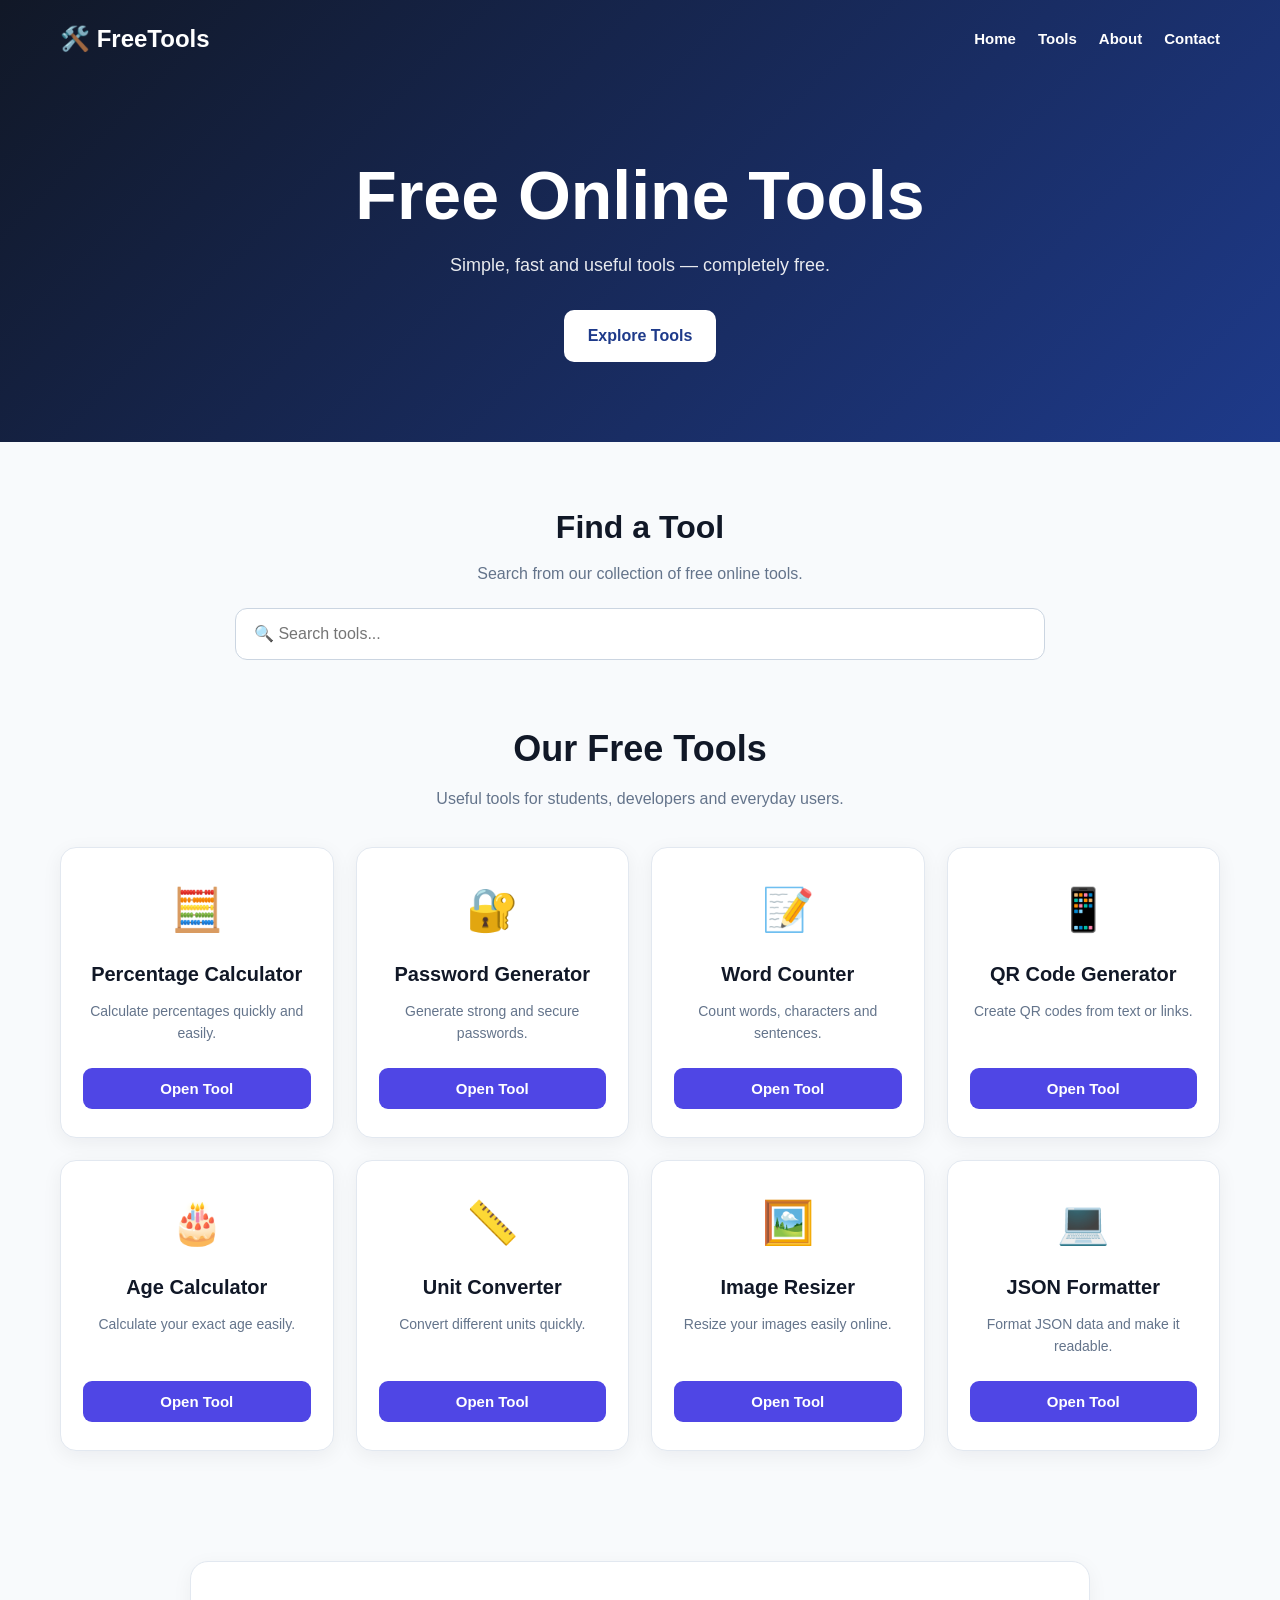
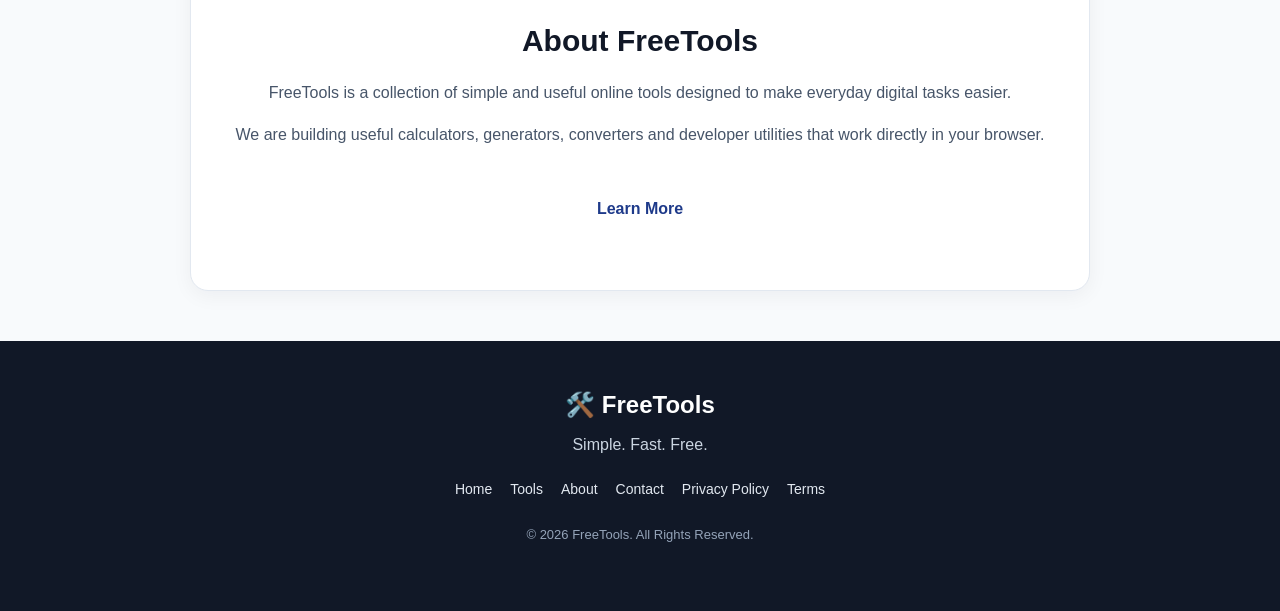
<file: Index.html>
<!DOCTYPE html>
<html lang="en">

<head>

    <meta charset="UTF-8">

    <meta name="viewport"
        content="width=device-width, initial-scale=1.0">

    <meta name="description"
        content="Free online tools for students, developers and everyone. Use calculators, generators, converters and useful tools for free.">

    <meta name="keywords"
        content="free online tools, percentage calculator, password generator, word counter, QR code generator, age calculator, unit converter, image resizer, JSON formatter">

    <meta name="author" 
        content="FreeTools">

    <meta name="robots"
        content="index, follow">

    <meta name="theme-color"
        content="#111827">


    <!-- Open Graph -->

    <meta property="og:title"
        content="FreeTools - Free Online Tools">

    <meta property="og:description"
        content="Simple, fast and useful online tools — completely free.">

    <meta property="og:type"
        content="website">


    <title>
        FreeTools - Free Online Tools
    </title>


    <!-- CSS -->

    <link rel="stylesheet"
        href="style.css">

</head>


<body>


    <!-- ==================================================
         HEADER
    =================================================== -->

    <header class="hero">


        <!-- NAVIGATION -->

        <nav class="navbar">


            <div class="logo">
                🛠️ FreeTools
            </div>


            <div class="nav-links">

                <a href="index.html">
                    Home
                </a>

                <a href="index.html#tools">
                    Tools
                </a>

                <a href="about.html">
                    About
                </a>

                <a href="contact.html">
                    Contact
                </a>

            </div>


        </nav>



        <!-- HERO -->

        <div class="hero-content"
            id="home">


            <h1>
                Free Online Tools
            </h1>


            <p>
                Simple, fast and useful tools — completely free.
            </p>


            <a href="#tools"
                class="hero-button">

                Explore Tools

            </a>


        </div>


    </header>



    <!-- ==================================================
         MAIN
    =================================================== -->

    <main>


        <!-- SEARCH -->

        <section class="search-section">


            <h2>
                Find a Tool
            </h2>


            <p>
                Search from our collection of free online tools.
            </p>


            <div class="search-box">


                <input
                    type="text"
                    id="search"
                    placeholder="🔍 Search tools..."
                    autocomplete="off"
                    aria-label="Search tools">


            </div>


        </section>



        <!-- ==================================================
             TOOLS SECTION
        =================================================== -->

        <section class="tools-section"
            id="tools">


            <div class="section-heading">


                <h2>
                    Our Free Tools
                </h2>


                <p>
                    Useful tools for students, developers and everyday users.
                </p>


            </div>



            <div class="tools">



                <!-- ==========================================
                     PERCENTAGE CALCULATOR
                =========================================== -->

                <div class="tool-card"
                    data-name="percentage calculator">


                    <div class="tool-icon">
                        🧮
                    </div>


                    <h3>
                        Percentage Calculator
                    </h3>


                    <p>
                        Calculate percentages quickly and easily.
                    </p>


                    <button
                        onclick="openTool('percentage')">

                        Open Tool

                    </button>


                </div>



                <!-- ==========================================
                     PASSWORD GENERATOR
                =========================================== -->

                <div class="tool-card"
                    data-name="password generator">


                    <div class="tool-icon">
                        🔐
                    </div>


                    <h3>
                        Password Generator
                    </h3>


                    <p>
                        Generate strong and secure passwords.
                    </p>


                    <button
                        onclick="openTool('password')">

                        Open Tool

                    </button>


                </div>



                <!-- ==========================================
                     WORD COUNTER
                =========================================== -->

                <div class="tool-card"
                    data-name="word counter">


                    <div class="tool-icon">
                        📝
                    </div>


                    <h3>
                        Word Counter
                    </h3>


                    <p>
                        Count words, characters and sentences.
                    </p>


                    <button
                        onclick="openTool('word')">

                        Open Tool

                    </button>


                </div>



                <!-- ==========================================
                     QR CODE GENERATOR
                =========================================== -->

                <div class="tool-card"
                    data-name="qr code generator">


                    <div class="tool-icon">
                        📱
                    </div>


                    <h3>
                        QR Code Generator
                    </h3>


                    <p>
                        Create QR codes from text or links.
                    </p>


                    <button
                        onclick="openTool('qr')">

                        Open Tool

                    </button>


                </div>



                <!-- ==========================================
                     AGE CALCULATOR
                =========================================== -->

                <div class="tool-card"
                    data-name="age calculator">


                    <div class="tool-icon">
                        🎂
                    </div>


                    <h3>
                        Age Calculator
                    </h3>


                    <p>
                        Calculate your exact age easily.
                    </p>


                    <button
                        onclick="openTool('age')">

                        Open Tool

                    </button>


                </div>



                <!-- ==========================================
                     UNIT CONVERTER
                =========================================== -->

                <div class="tool-card"
                    data-name="unit converter">


                    <div class="tool-icon">
                        📏
                    </div>


                    <h3>
                        Unit Converter
                    </h3>


                    <p>
                        Convert different units quickly.
                    </p>


                    <button
                        onclick="openTool('unit')">

                        Open Tool

                    </button>


                </div>



                <!-- ==========================================
                     IMAGE RESIZER
                =========================================== -->

                <div class="tool-card"
                    data-name="image resizer">


                    <div class="tool-icon">
                        🖼️
                    </div>


                    <h3>
                        Image Resizer
                    </h3>


                    <p>
                        Resize your images easily online.
                    </p>


                    <button
                        onclick="openTool('image')">

                        Open Tool

                    </button>


                </div>



                <!-- ==========================================
                     JSON FORMATTER
                =========================================== -->

                <div class="tool-card"
                    data-name="json formatter">


                    <div class="tool-icon">
                        💻
                    </div>


                    <h3>
                        JSON Formatter
                    </h3>


                    <p>
                        Format JSON data and make it readable.
                    </p>


                    <button
                        onclick="openTool('json')">

                        Open Tool

                    </button>


                </div>


            </div>



            <!-- NO SEARCH RESULTS -->

            <div id="noResults"
                class="no-results">


                <h3>
                    😕 No tools found
                </h3>


                <p>
                    Try searching with another keyword.
                </p>


            </div>


        </section>



        <!-- ==================================================
             ABOUT PREVIEW
        =================================================== -->

        <section class="about-section">


            <h2>
                About FreeTools
            </h2>


            <p>
                FreeTools is a collection of simple and useful
                online tools designed to make everyday digital
                tasks easier.
            </p>


            <p>
                We are building useful calculators, generators,
                converters and developer utilities that work
                directly in your browser.
            </p>


            <a href="about.html"
                class="hero-button"
                style="margin-top:20px;">

                Learn More

            </a>


        </section>


    </main>



    <!-- ==================================================
         FOOTER
    =================================================== -->

    <footer>


        <div class="footer-content">


            <h3>
                🛠️ FreeTools
            </h3>


            <p>
                Simple. Fast. Free.
            </p>



            <div class="footer-links">


                <a href="index.html">
                    Home
                </a>


                <a href="index.html#tools">
                    Tools
                </a>


                <a href="about.html">
                    About
                </a>


                <a href="contact.html">
                    Contact
                </a>


                <a href="privacy.html">
                    Privacy Policy
                </a>


                <a href="terms.html">
                    Terms
                </a>


            </div>



            <p class="copyright">
                © 2026 FreeTools. All Rights Reserved.
            </p>


        </div>


    </footer>



    <!-- ==================================================
         TOOL MODAL
    =================================================== -->

    <div id="toolModal"
        class="modal">


        <div class="modal-content">


            <button
                class="close-button"
                onclick="closeTool()"
                aria-label="Close">

                ✕

            </button>


            <div id="toolContent">


                <h2>
                    Tool
                </h2>


                <p>
                    Tool will appear here.
                </p>


            </div>


        </div>


    </div>



    <!-- ==================================================
         JAVASCRIPT
    =================================================== -->

    <script src="script.js"></script>


</body>

</html>
</file>
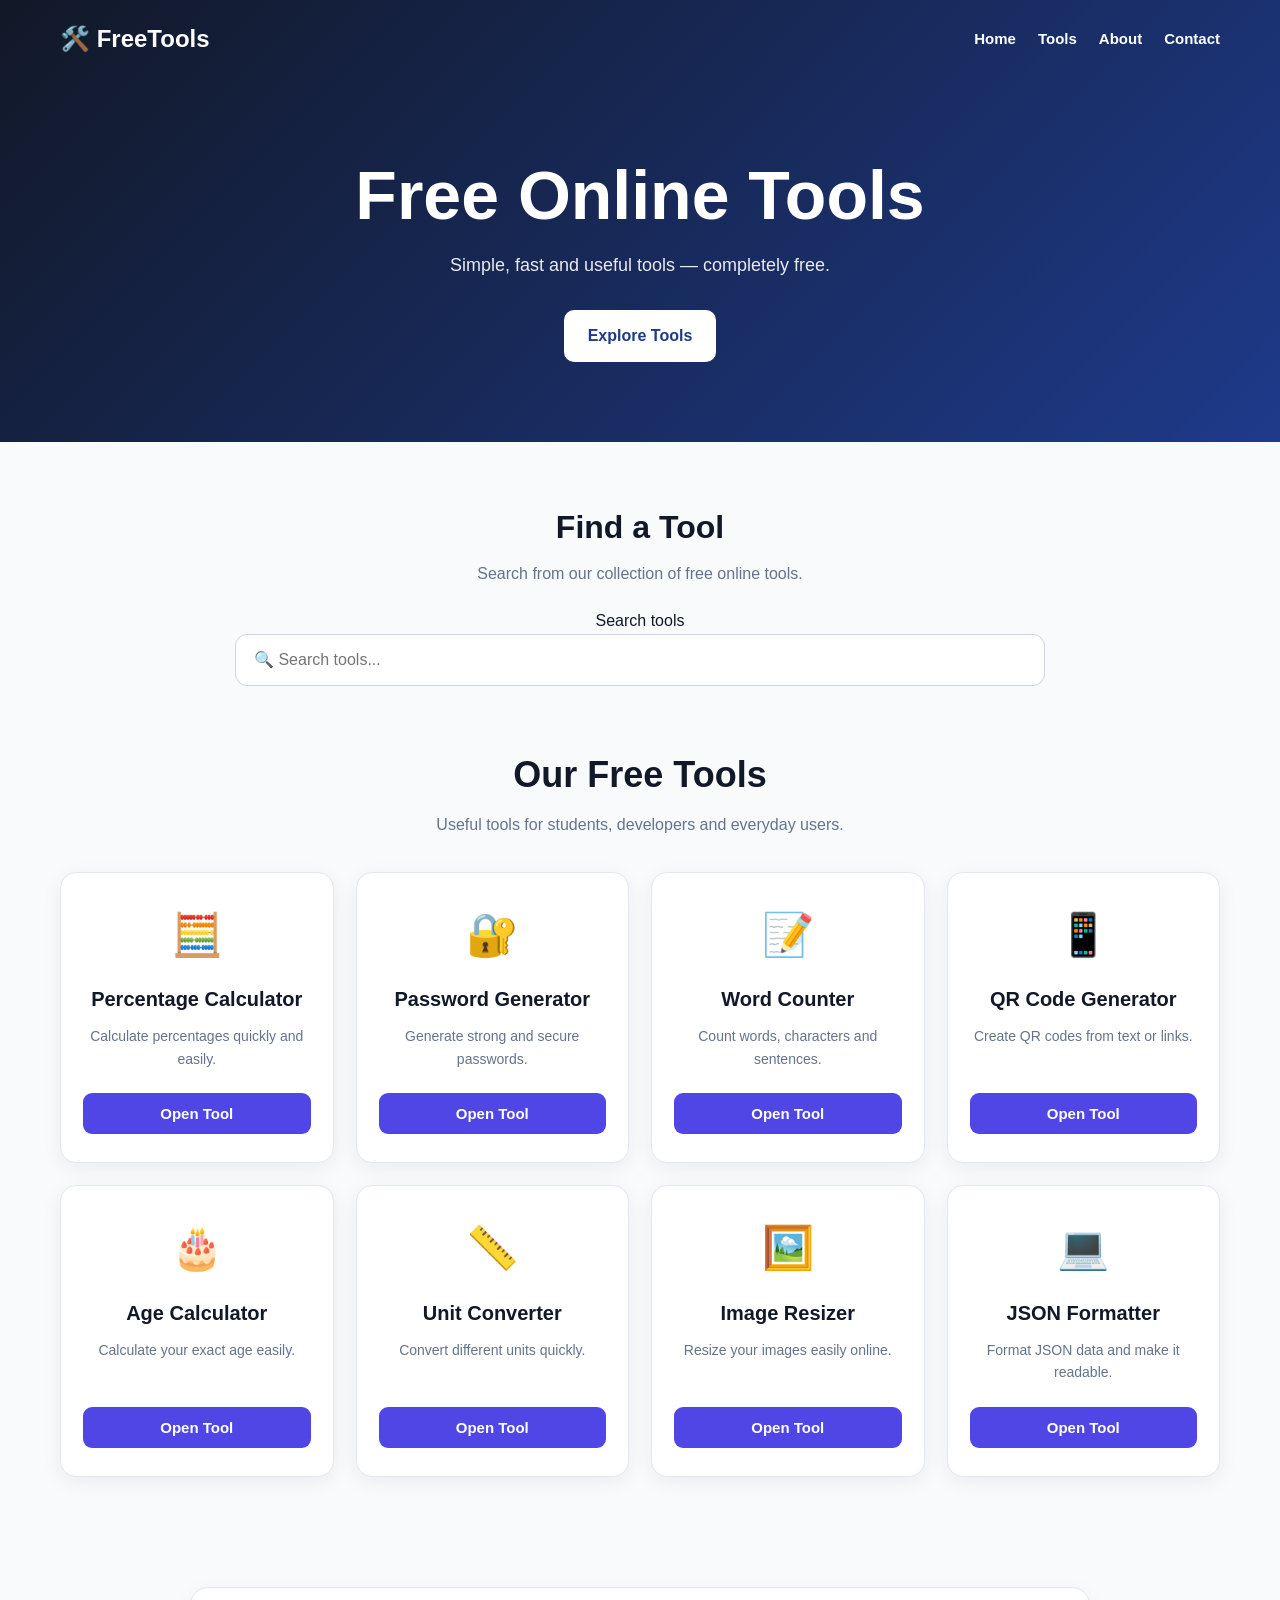
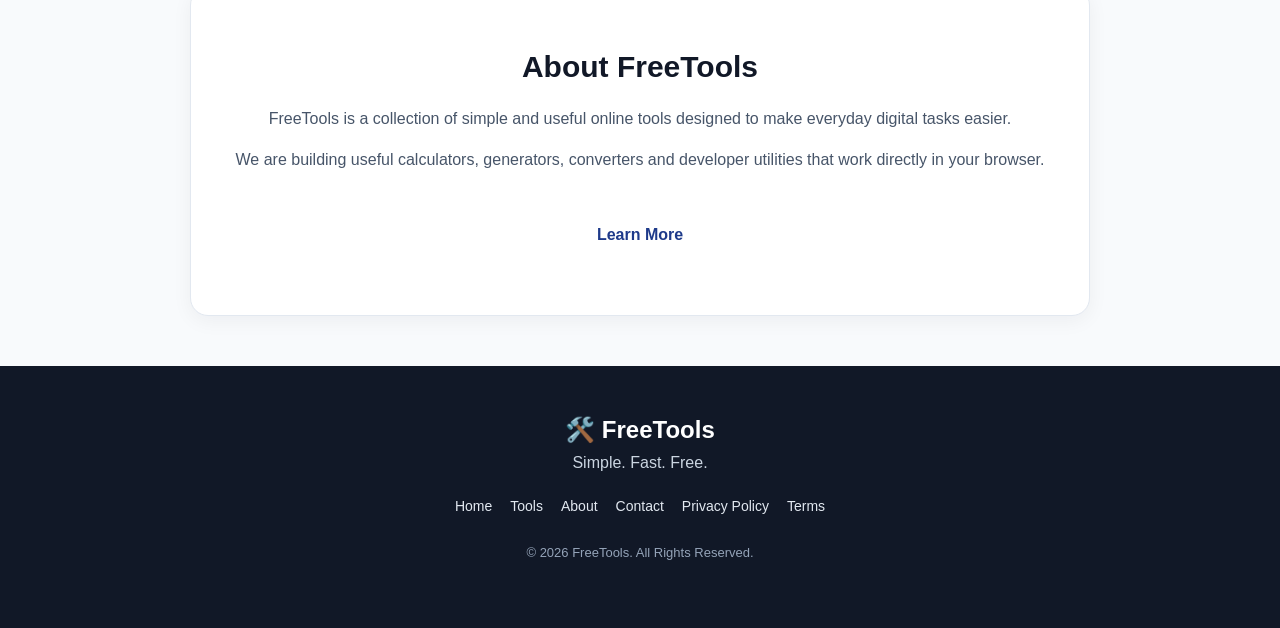
<file: index.html>
<!DOCTYPE html>
<html lang="en">

<head>

    <meta charset="UTF-8">

    <meta name="viewport"
        content="width=device-width, initial-scale=1.0">

    <meta name="description"
        content="Free online tools for students, developers and everyday users. Use our percentage calculator, password generator, word counter, QR code generator, age calculator, unit converter, image resizer and JSON formatter.">

    <meta name="author"
        content="FreeTools">

    <meta name="robots"
        content="index, follow">

    <meta name="theme-color"
        content="#111827">


    <!-- Canonical URL -->

    <link rel="canonical"
        href="https://ankitcc2024-dev.github.io/free-tools/">


    <!-- Open Graph -->

    <meta property="og:title"
        content="FreeTools - Free Online Tools">

    <meta property="og:description"
        content="Simple, fast and useful online tools for students, developers and everyday users.">

    <meta property="og:type"
        content="website">

    <meta property="og:url"
        content="https://ankitcc2024-dev.github.io/free-tools/">


    <!-- Page Title -->

    <title>
        FreeTools - Free Online Tools
    </title>


    <!-- CSS -->

    <link rel="stylesheet"
        href="style.css">

</head>


<body>


    <!-- ==================================================
         HEADER
    =================================================== -->

    <header class="hero">

        <!-- NAVIGATION -->

        <nav class="navbar"
            aria-label="Main navigation">


            <div class="logo">
                🛠️ FreeTools
            </div>


            <div class="nav-links">

                <a href="index.html">
                    Home
                </a>

                <a href="index.html#tools">
                    Tools
                </a>

                <a href="about.html">
                    About
                </a>

                <a href="contact.html">
                    Contact
                </a>

            </div>


        </nav>



        <!-- HERO -->

        <div class="hero-content"
            id="home">


            <h1>
                Free Online Tools
            </h1>


            <p>
                Simple, fast and useful tools — completely free.
            </p>


            <a href="#tools"
                class="hero-button">

                Explore Tools

            </a>


        </div>


    </header>



    <!-- ==================================================
         MAIN CONTENT
    =================================================== -->

    <main>


        <!-- ==================================================
             SEARCH
        =================================================== -->

        <section class="search-section"
            aria-labelledby="search-heading">


            <h2 id="search-heading">
                Find a Tool
            </h2>


            <p>
                Search from our collection of free online tools.
            </p>


            <div class="search-box">


                <label
                    for="search"
                    class="sr-only">

                    Search tools

                </label>


                <input
                    type="search"
                    id="search"
                    placeholder="🔍 Search tools..."
                    autocomplete="off"
                    aria-label="Search tools">


            </div>


        </section>



        <!-- ==================================================
             TOOLS
        =================================================== -->

        <section class="tools-section"
            id="tools"
            aria-labelledby="tools-heading">


            <div class="section-heading">


                <h2 id="tools-heading">
                    Our Free Tools
                </h2>


                <p>
                    Useful tools for students, developers and everyday users.
                </p>


            </div>



            <div class="tools">



                <!-- ==========================================
                     PERCENTAGE CALCULATOR
                =========================================== -->

                <article class="tool-card"
                    data-name="percentage calculator">


                    <div class="tool-icon"
                        aria-hidden="true">

                        🧮

                    </div>


                    <h3>
                        Percentage Calculator
                    </h3>


                    <p>
                        Calculate percentages quickly and easily.
                    </p>


                    <button
                        type="button"
                        onclick="openTool('percentage')">

                        Open Tool

                    </button>


                </article>



                <!-- ==========================================
                     PASSWORD GENERATOR
                =========================================== -->

                <article class="tool-card"
                    data-name="password generator">


                    <div class="tool-icon"
                        aria-hidden="true">

                        🔐

                    </div>


                    <h3>
                        Password Generator
                    </h3>


                    <p>
                        Generate strong and secure passwords.
                    </p>


                    <button
                        type="button"
                        onclick="openTool('password')">

                        Open Tool

                    </button>


                </article>



                <!-- ==========================================
                     WORD COUNTER
                =========================================== -->

                <article class="tool-card"
                    data-name="word counter">


                    <div class="tool-icon"
                        aria-hidden="true">

                        📝

                    </div>


                    <h3>
                        Word Counter
                    </h3>


                    <p>
                        Count words, characters and sentences.
                    </p>


                    <button
                        type="button"
                        onclick="openTool('word')">

                        Open Tool

                    </button>


                </article>



                <!-- ==========================================
                     QR CODE GENERATOR
                =========================================== -->

                <article class="tool-card"
                    data-name="qr code generator">


                    <div class="tool-icon"
                        aria-hidden="true">

                        📱

                    </div>


                    <h3>
                        QR Code Generator
                    </h3>


                    <p>
                        Create QR codes from text or links.
                    </p>


                    <button
                        type="button"
                        onclick="openTool('qr')">

                        Open Tool

                    </button>


                </article>



                <!-- ==========================================
                     AGE CALCULATOR
                =========================================== -->

                <article class="tool-card"
                    data-name="age calculator">


                    <div class="tool-icon"
                        aria-hidden="true">

                        🎂

                    </div>


                    <h3>
                        Age Calculator
                    </h3>


                    <p>
                        Calculate your exact age easily.
                    </p>


                    <button
                        type="button"
                        onclick="openTool('age')">

                        Open Tool

                    </button>


                </article>



                <!-- ==========================================
                     UNIT CONVERTER
                =========================================== -->

                <article class="tool-card"
                    data-name="unit converter">


                    <div class="tool-icon"
                        aria-hidden="true">

                        📏

                    </div>


                    <h3>
                        Unit Converter
                    </h3>


                    <p>
                        Convert different units quickly.
                    </p>


                    <button
                        type="button"
                        onclick="openTool('unit')">

                        Open Tool

                    </button>


                </article>



                <!-- ==========================================
                     IMAGE RESIZER
                =========================================== -->

                <article class="tool-card"
                    data-name="image resizer">


                    <div class="tool-icon"
                        aria-hidden="true">

                        🖼️

                    </div>


                    <h3>
                        Image Resizer
                    </h3>


                    <p>
                        Resize your images easily online.
                    </p>


                    <button
                        type="button"
                        onclick="openTool('image')">

                        Open Tool

                    </button>


                </article>



                <!-- ==========================================
                     JSON FORMATTER
                =========================================== -->

                <article class="tool-card"
                    data-name="json formatter">


                    <div class="tool-icon"
                        aria-hidden="true">

                        💻

                    </div>


                    <h3>
                        JSON Formatter
                    </h3>


                    <p>
                        Format JSON data and make it readable.
                    </p>


                    <button
                        type="button"
                        onclick="openTool('json')">

                        Open Tool

                    </button>


                </article>


            </div>



            <!-- NO SEARCH RESULTS -->

            <div id="noResults"
                class="no-results"
                role="status"
                aria-live="polite">


                <h3>
                    😕 No tools found
                </h3>


                <p>
                    Try searching with another keyword.
                </p>


            </div>


        </section>



        <!-- ==================================================
             ABOUT
        =================================================== -->

        <section class="about-section"
            aria-labelledby="about-heading">


            <h2 id="about-heading">
                About FreeTools
            </h2>


            <p>
                FreeTools is a collection of simple and useful
                online tools designed to make everyday digital
                tasks easier.
            </p>


            <p>
                We are building useful calculators, generators,
                converters and developer utilities that work
                directly in your browser.
            </p>


            <a href="about.html"
                class="hero-button"
                style="margin-top:20px;">

                Learn More

            </a>


        </section>


    </main>



    <!-- ==================================================
         FOOTER
    =================================================== -->

    <footer>


        <div class="footer-content">


            <h2>
                🛠️ FreeTools
            </h2>


            <p>
                Simple. Fast. Free.
            </p>



            <nav class="footer-links"
                aria-label="Footer navigation">


                <a href="index.html">
                    Home
                </a>


                <a href="index.html#tools">
                    Tools
                </a>


                <a href="about.html">
                    About
                </a>


                <a href="contact.html">
                    Contact
                </a>


                <a href="privacy.html">
                    Privacy Policy
                </a>


                <a href="terms.html">
                    Terms
                </a>


            </nav>



            <p class="copyright">
                © 2026 FreeTools. All Rights Reserved.
            </p>


        </div>


    </footer>



    <!-- ==================================================
         TOOL MODAL
    =================================================== -->

    <div id="toolModal"
        class="modal"
        role="dialog"
        aria-modal="true"
        aria-labelledby="toolContentTitle">


        <div class="modal-content">


            <button
                class="close-button"
                type="button"
                onclick="closeTool()"
                aria-label="Close tool">

                ✕

            </button>


            <div id="toolContent">


                <h2 id="toolContentTitle">
                    Tool
                </h2>


                <p>
                    Tool will appear here.
                </p>


            </div>


        </div>


    </div>



    <!-- ==================================================
         JAVASCRIPT
    =================================================== -->

    <script src="script.js"></script>


</body>

</html>
</file>
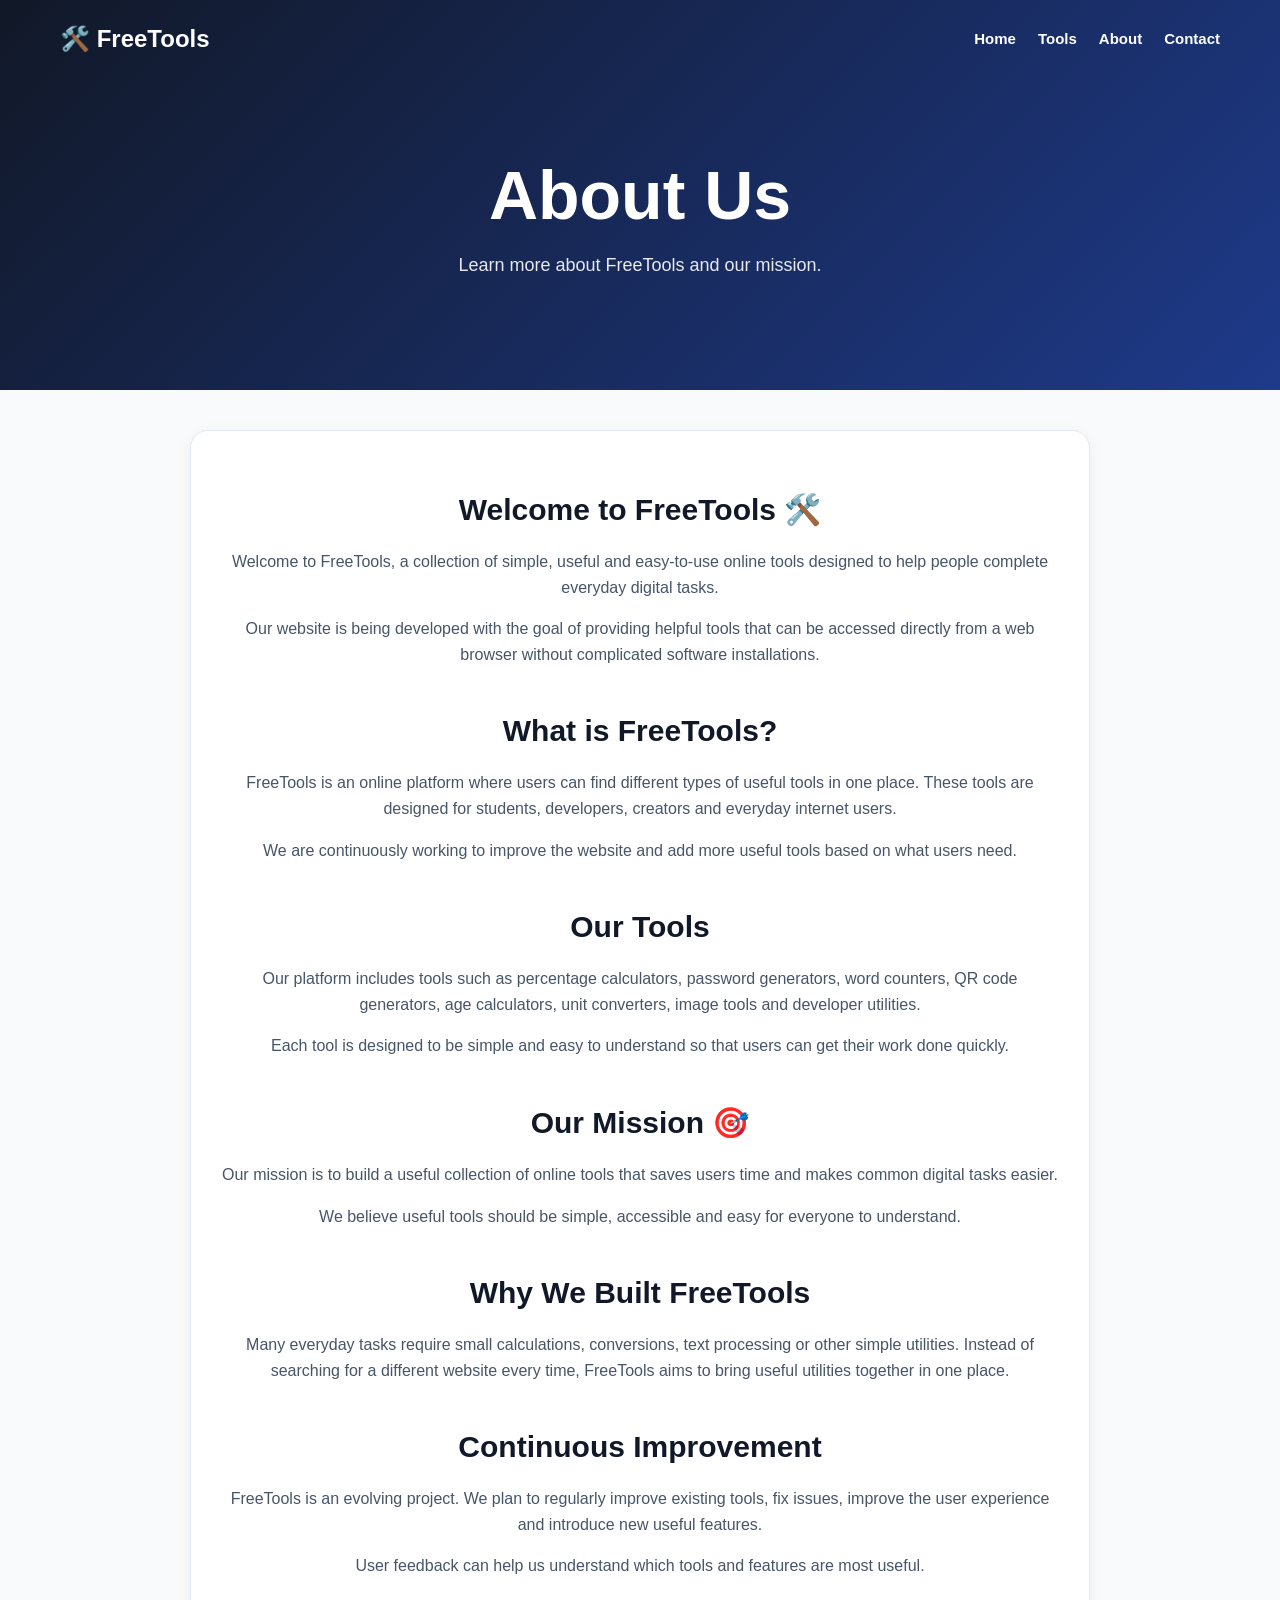
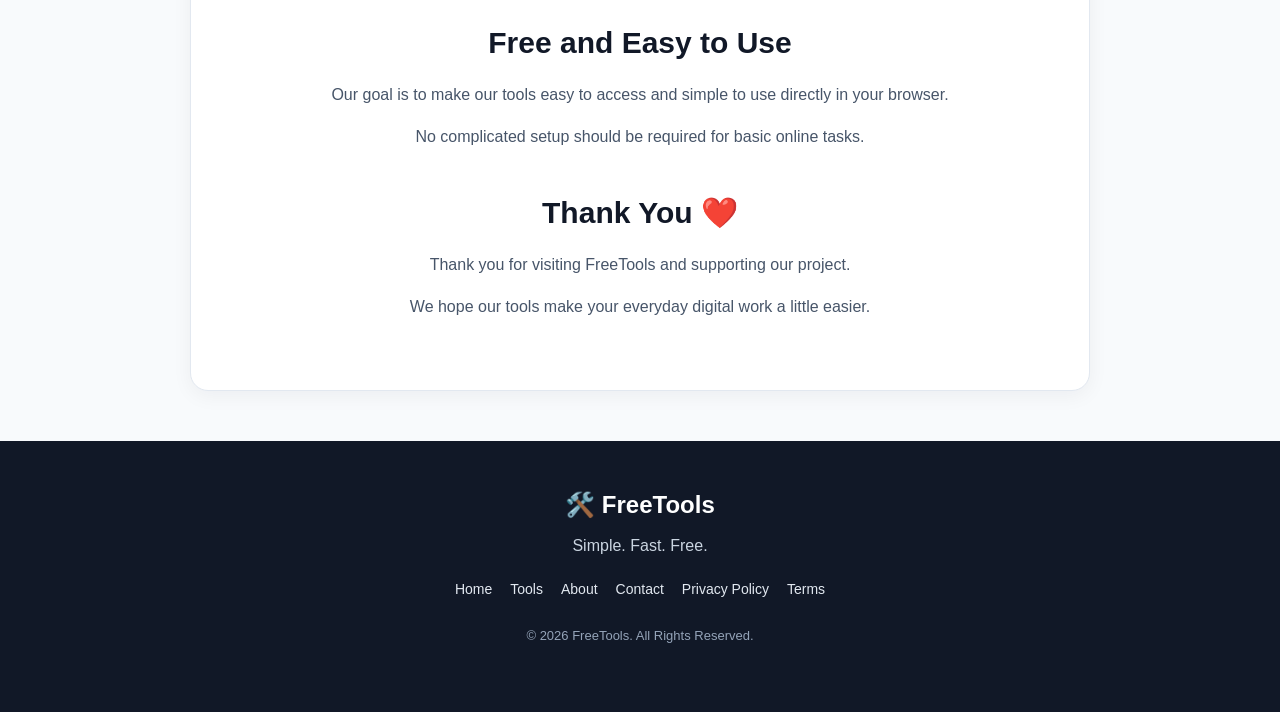
<file: about.html>
<!DOCTYPE html>
<html lang="en">

<head>

    <meta charset="UTF-8">

    <meta name="viewport" content="width=device-width, initial-scale=1.0">

    <meta name="description"
        content="Learn more about FreeTools, our mission, and the free online tools we provide.">

    <meta name="robots" content="index, follow">

    <title>About Us - FreeTools</title>

    <link rel="stylesheet" href="style.css">

</head>


<body> 


    <!-- ================= HEADER ================= -->

    <header class="hero">

        <nav class="navbar">

            <div class="logo">
                🛠️ FreeTools
            </div>


            <div class="nav-links">

                <a href="index.html">
                    Home
                </a>

                <a href="index.html#tools">
                    Tools
                </a>

                <a href="about.html">
                    About
                </a>

                <a href="contact.html">
                    Contact
                </a>

            </div>

        </nav>


        <div class="hero-content">

            <h1>About Us</h1>

            <p>
                Learn more about FreeTools and our mission.
            </p>

        </div>

    </header>



    <!-- ================= MAIN CONTENT ================= -->

    <main>


        <section class="about-section">


            <h2>
                Welcome to FreeTools 🛠️
            </h2>


            <p>

                Welcome to FreeTools, a collection of simple,
                useful and easy-to-use online tools designed
                to help people complete everyday digital tasks.

            </p>


            <p>

                Our website is being developed with the goal
                of providing helpful tools that can be accessed
                directly from a web browser without complicated
                software installations.

            </p>



            <h2 style="margin-top:40px;">
                What is FreeTools?
            </h2>


            <p>

                FreeTools is an online platform where users can
                find different types of useful tools in one place.

                These tools are designed for students, developers,
                creators and everyday internet users.

            </p>


            <p>

                We are continuously working to improve the
                website and add more useful tools based on
                what users need.

            </p>



            <h2 style="margin-top:40px;">
                Our Tools
            </h2>


            <p>

                Our platform includes tools such as percentage
                calculators, password generators, word counters,
                QR code generators, age calculators, unit
                converters, image tools and developer utilities.

            </p>


            <p>

                Each tool is designed to be simple and easy to
                understand so that users can get their work done
                quickly.

            </p>



            <h2 style="margin-top:40px;">
                Our Mission 🎯
            </h2>


            <p>

                Our mission is to build a useful collection of
                online tools that saves users time and makes
                common digital tasks easier.

            </p>


            <p>

                We believe useful tools should be simple,
                accessible and easy for everyone to understand.

            </p>



            <h2 style="margin-top:40px;">
                Why We Built FreeTools
            </h2>


            <p>

                Many everyday tasks require small calculations,
                conversions, text processing or other simple
                utilities.

                Instead of searching for a different website
                every time, FreeTools aims to bring useful
                utilities together in one place.

            </p>



            <h2 style="margin-top:40px;">
                Continuous Improvement
            </h2>


            <p>

                FreeTools is an evolving project.

                We plan to regularly improve existing tools,
                fix issues, improve the user experience and
                introduce new useful features.

            </p>


            <p>

                User feedback can help us understand which
                tools and features are most useful.

            </p>



            <h2 style="margin-top:40px;">
                Free and Easy to Use
            </h2>


            <p>

                Our goal is to make our tools easy to access
                and simple to use directly in your browser.

            </p>


            <p>

                No complicated setup should be required for
                basic online tasks.

            </p>



            <h2 style="margin-top:40px;">
                Thank You ❤️
            </h2>


            <p>

                Thank you for visiting FreeTools and supporting
                our project.

            </p>


            <p>

                We hope our tools make your everyday digital
                work a little easier.

            </p>


        </section>


    </main>



    <!-- ================= FOOTER ================= -->

    <footer>


        <div class="footer-content">


            <h3>
                🛠️ FreeTools
            </h3>


            <p>
                Simple. Fast. Free.
            </p>



            <div class="footer-links">

                <a href="index.html">
                    Home
                </a>

                <a href="index.html#tools">
                    Tools
                </a>

                <a href="about.html">
                    About
                </a>

                <a href="contact.html">
                    Contact
                </a>

                <a href="privacy.html">
                    Privacy Policy
                </a>

                <a href="terms.html">
                    Terms
                </a>

            </div>



            <p class="copyright">
                © 2026 FreeTools. All Rights Reserved.
            </p>


        </div>


    </footer>


</body>

</html>
</file>
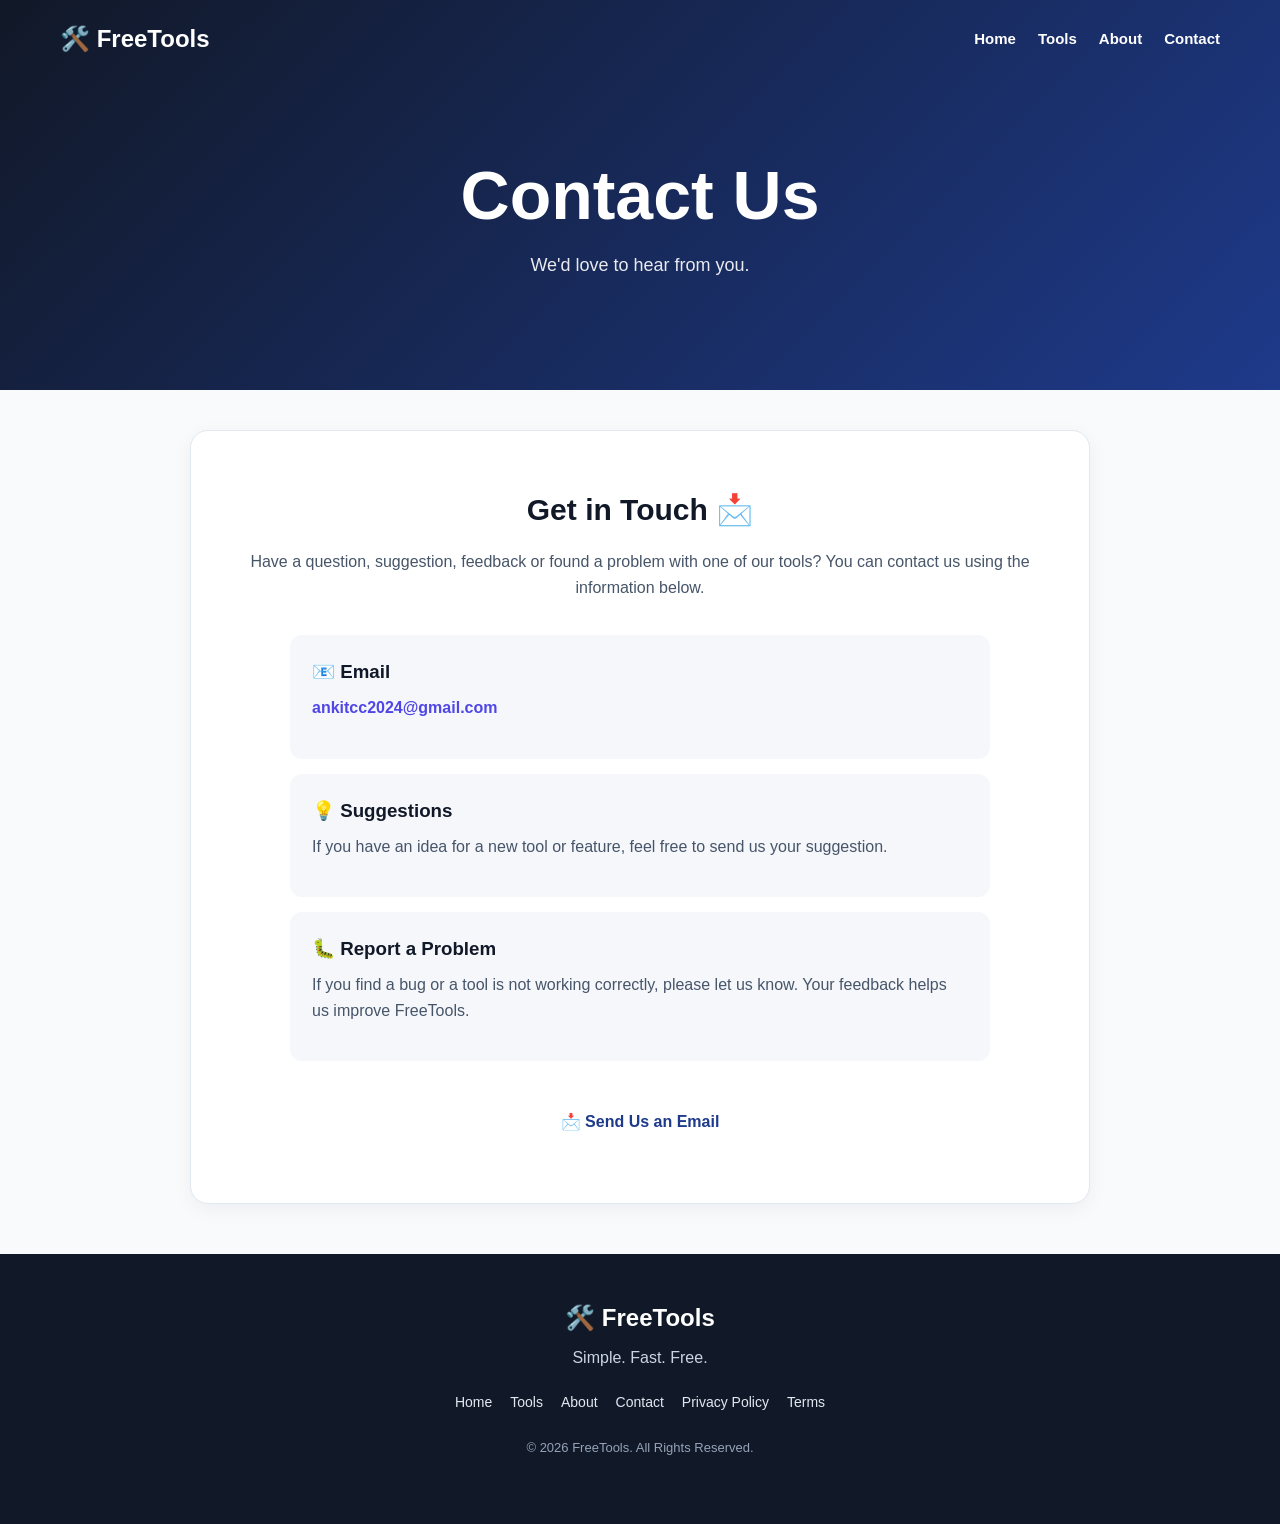
<file: contact.html>
<!DOCTYPE html>
<html lang="en">

<head>

    <meta charset="UTF-8">

    <meta name="viewport"
        content="width=device-width, initial-scale=1.0">

    <meta name="description"
        content="Contact FreeTools for questions, suggestions, feedback and tool-related issues.">

    <meta name="robots"
        content="index, follow">

    <meta name="theme-color"
        content="#111827">

    <title>Contact Us - FreeTools</title>

    <link rel="stylesheet"
        href="style.css">

</head>


<body>


    <!-- ==================================================
         HEADER
    =================================================== -->

    <header class="hero">

        <nav class="navbar">

            <div class="logo">
                🛠️ FreeTools
            </div>


            <div class="nav-links">

                <a href="index.html">
                    Home
                </a>

                <a href="index.html#tools">
                    Tools
                </a>

                <a href="about.html">
                    About
                </a>

                <a href="contact.html">
                    Contact
                </a>

            </div>

        </nav>


        <div class="hero-content">

            <h1>
                Contact Us
            </h1>

            <p>
                We'd love to hear from you.
            </p>

        </div>

    </header>



    <!-- ==================================================
         MAIN CONTENT
    =================================================== -->

    <main>


        <section class="about-section">


            <h2>
                Get in Touch 📩
            </h2>


            <p>

                Have a question, suggestion, feedback or
                found a problem with one of our tools?

                You can contact us using the information below.

            </p>



            <!-- CONTACT INFORMATION -->

            <div style="
                max-width:700px;
                margin:35px auto;
                text-align:left;
            ">


                <div style="
                    background:#f5f7fb;
                    padding:22px;
                    border-radius:12px;
                    margin-bottom:15px;
                ">

                    <h3>
                        📧 Email
                    </h3>

                    <p style="margin-top:8px;">

                        <a
                            href="mailto:YOUR_EMAIL@example.com"
                            style="
                                color:#4f46e5;
                                text-decoration:none;
                                font-weight:bold;
                            "
                        >
                            ankitcc2024@gmail.com
                        </a>

                    </p>

                </div>



                <div style="
                    background:#f5f7fb;
                    padding:22px;
                    border-radius:12px;
                    margin-bottom:15px;
                ">

                    <h3>
                        💡 Suggestions
                    </h3>

                    <p style="margin-top:8px;">

                        If you have an idea for a new tool or
                        feature, feel free to send us your
                        suggestion.

                    </p>

                </div>



                <div style="
                    background:#f5f7fb;
                    padding:22px;
                    border-radius:12px;
                ">

                    <h3>
                        🐛 Report a Problem
                    </h3>

                    <p style="margin-top:8px;">

                        If you find a bug or a tool is not
                        working correctly, please let us know.
                        Your feedback helps us improve
                        FreeTools.

                    </p>

                </div>


            </div>



            <!-- EMAIL BUTTON -->

            <a
                href="mailto:ankitcc2024@gmail.com?subject=FreeTools%20Feedback"
                class="hero-button"
            >

                📩 Send Us an Email

            </a>


        </section>


    </main>



    <!-- ==================================================
         FOOTER
    =================================================== -->

    <footer>


        <div class="footer-content">


            <h3>
                🛠️ FreeTools
            </h3>


            <p>
                Simple. Fast. Free.
            </p>



            <div class="footer-links">


                <a href="index.html">
                    Home
                </a>


                <a href="index.html#tools">
                    Tools
                </a>


                <a href="about.html">
                    About
                </a>


                <a href="contact.html">
                    Contact
                </a>


                <a href="privacy.html">
                    Privacy Policy
                </a>


                <a href="terms.html">
                    Terms
                </a>


            </div>



            <p class="copyright">
                © 2026 FreeTools. All Rights Reserved.
            </p>


        </div>


    </footer>


</body>

</html>
</file>
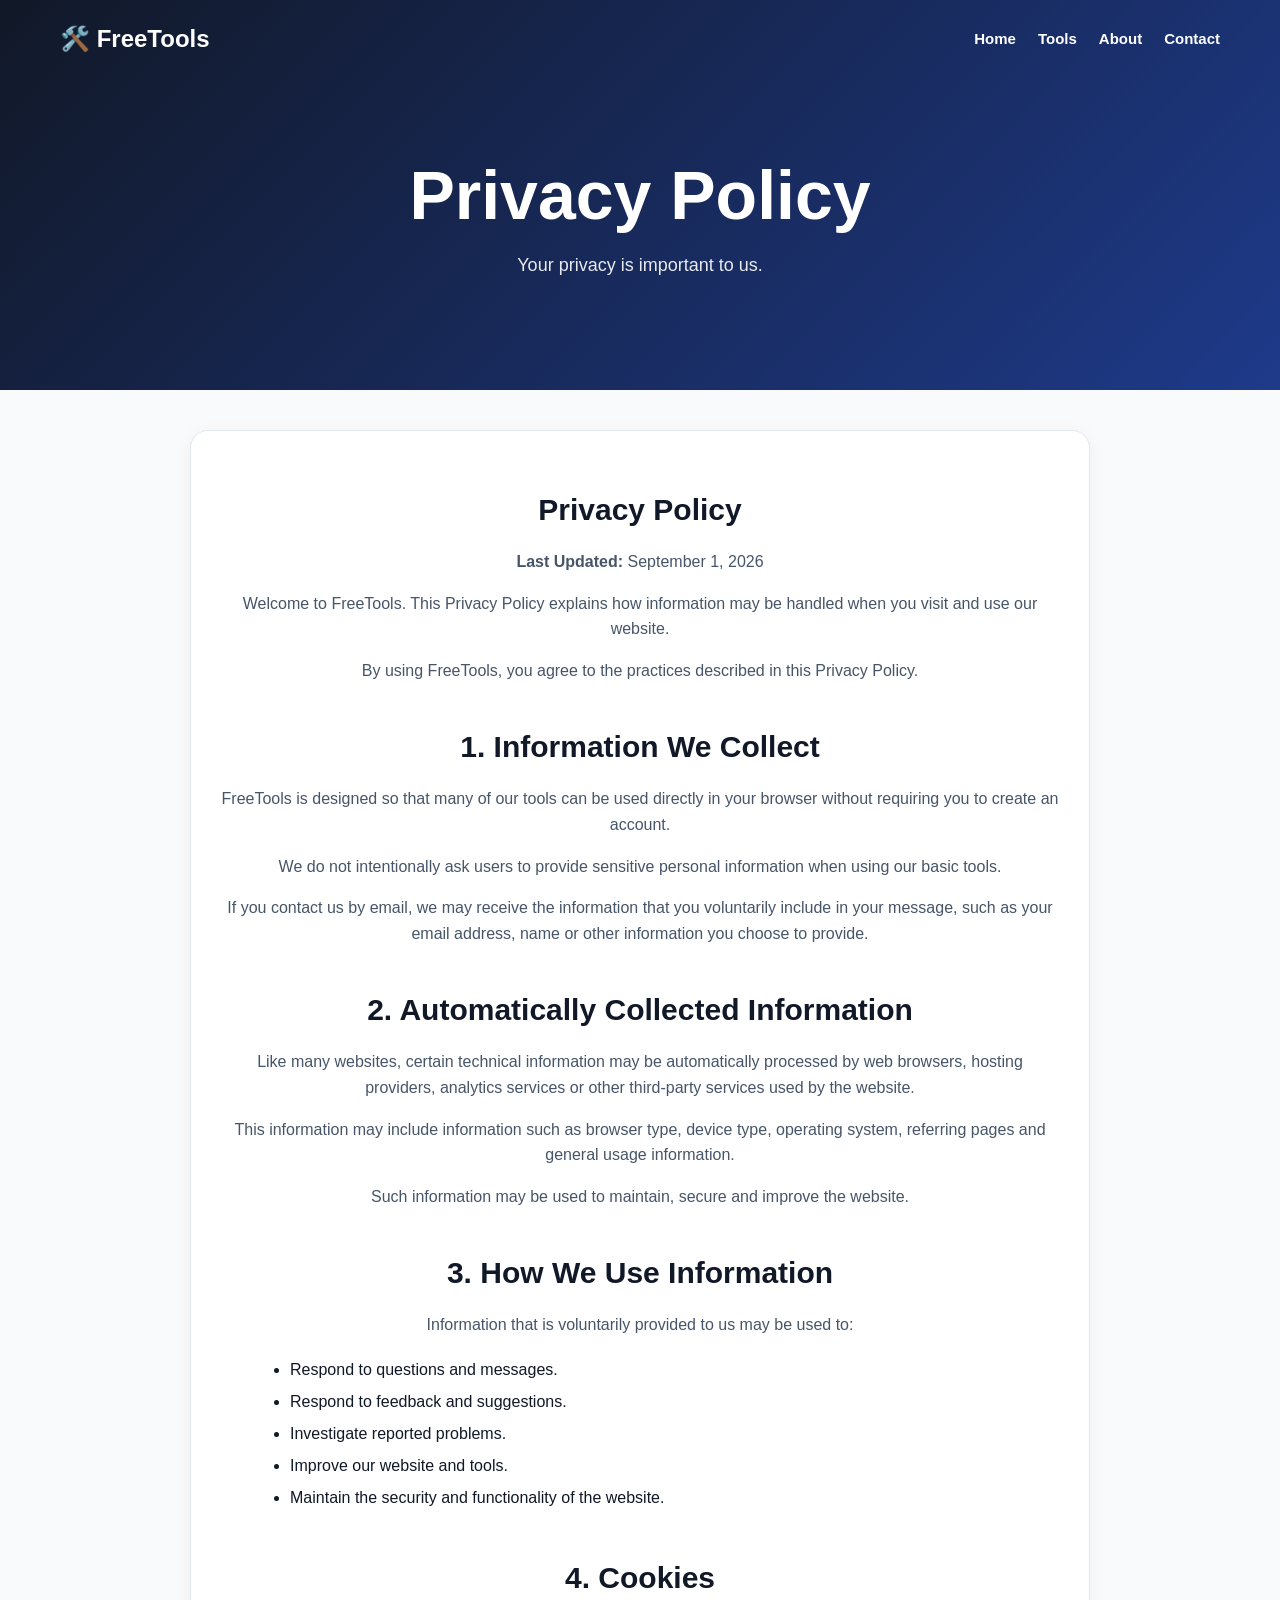
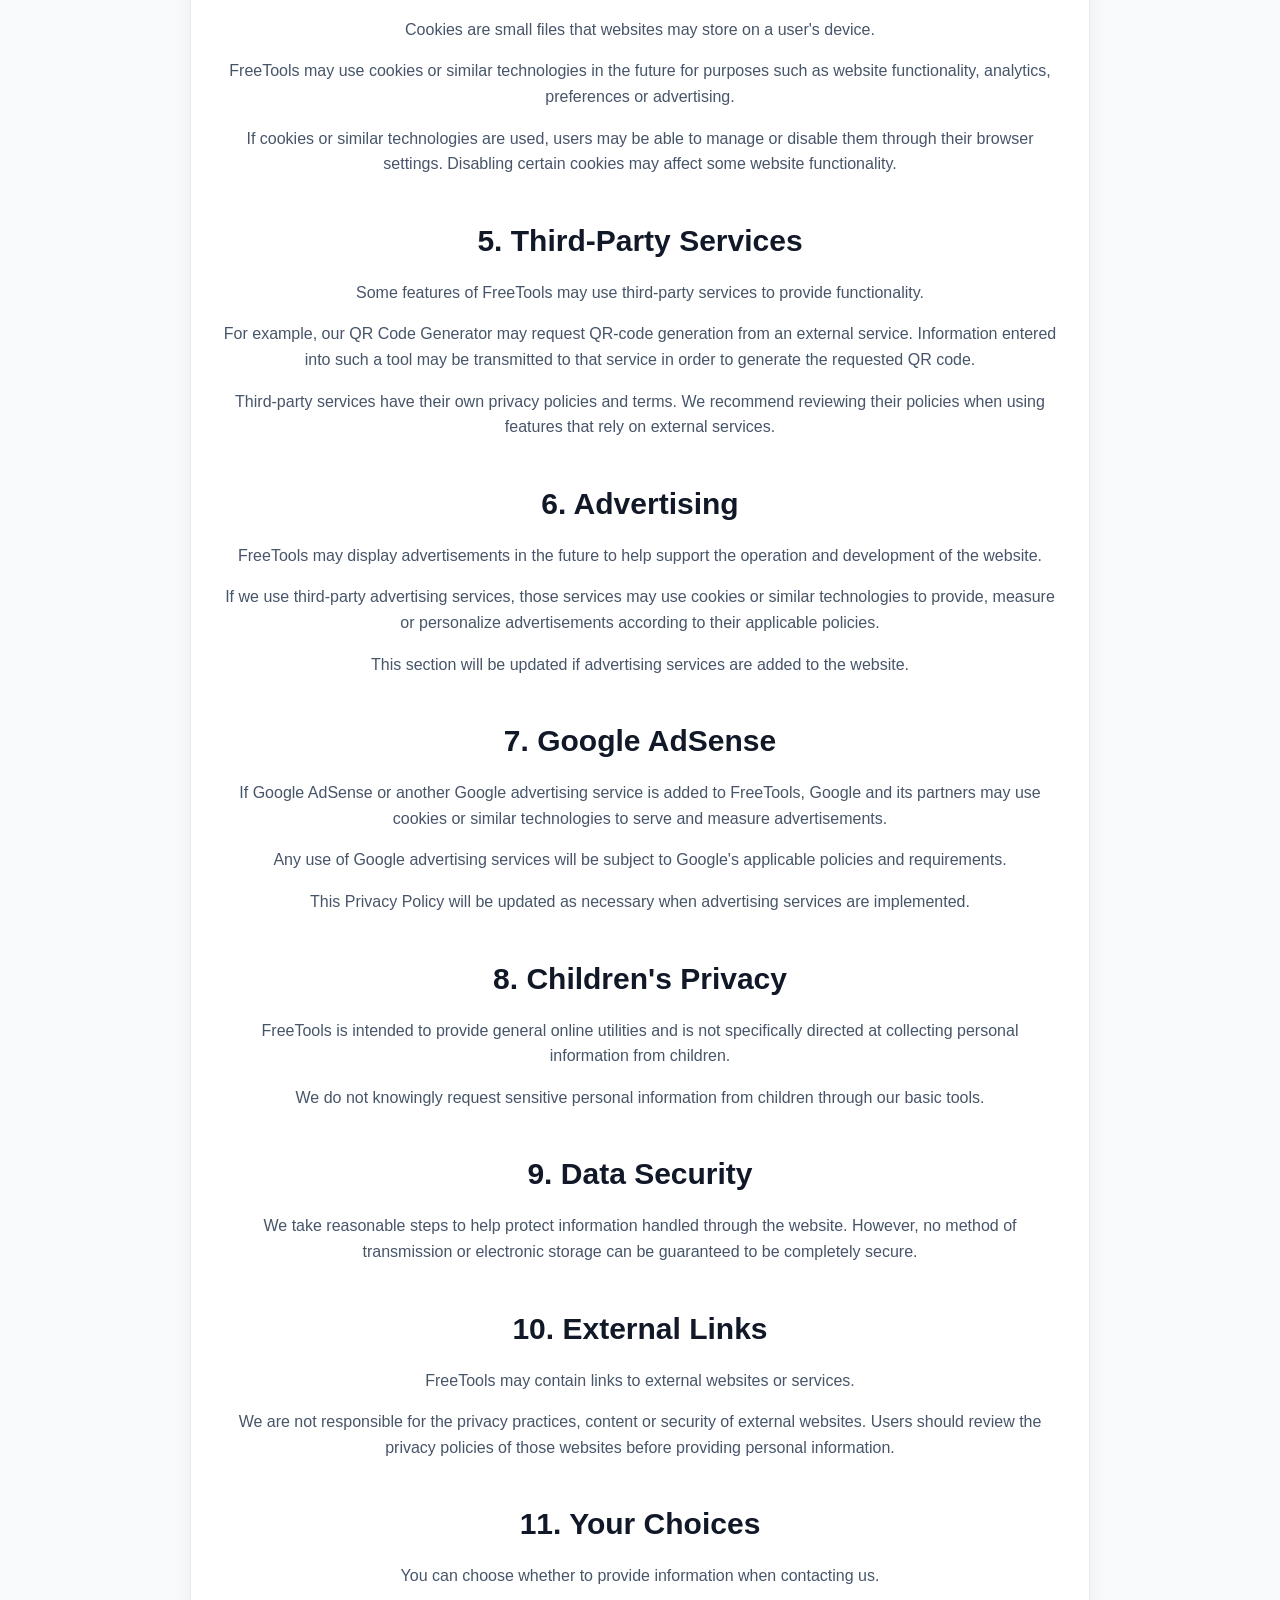
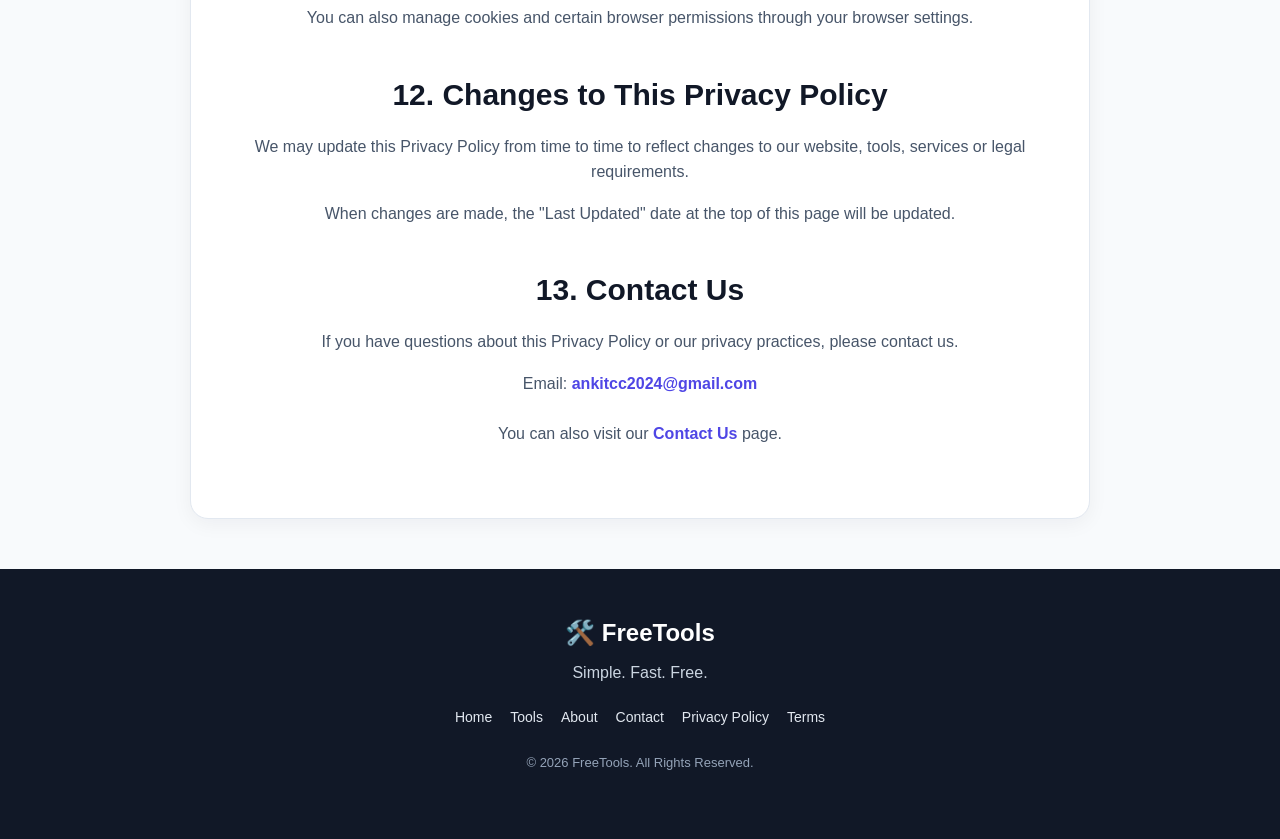
<file: privacy.html>
<!DOCTYPE html>
<html lang="en">

<head>

    <meta charset="UTF-8">

    <meta name="viewport"
        content="width=device-width, initial-scale=1.0">

    <meta name="description"
        content="Read the FreeTools Privacy Policy to understand how information and data are handled when you use our website.">

    <meta name="robots"
        content="index, follow">

    <meta name="theme-color"
        content="#111827">

    <title>Privacy Policy - FreeTools</title>

    <link rel="stylesheet"
        href="style.css">

</head>


<body>


    <!-- ==================================================
         HEADER
    =================================================== -->

    <header class="hero">

        <nav class="navbar">

            <div class="logo">
                🛠️ FreeTools
            </div>


            <div class="nav-links">

                <a href="index.html">
                    Home
                </a>

                <a href="index.html#tools">
                    Tools
                </a>

                <a href="about.html">
                    About
                </a>

                <a href="contact.html">
                    Contact
                </a>

            </div>

        </nav>


        <div class="hero-content">

            <h1>
                Privacy Policy
            </h1>

            <p>
                Your privacy is important to us.
            </p>

        </div>

    </header>



    <!-- ==================================================
         MAIN CONTENT
    =================================================== -->

    <main>

        <section class="about-section">


            <h2>
                Privacy Policy
            </h2>


            <p>
                <strong>Last Updated:</strong> September 1, 2026
            </p>


            <p>
                Welcome to FreeTools. This Privacy Policy
                explains how information may be handled when
                you visit and use our website.
            </p>


            <p>
                By using FreeTools, you agree to the practices
                described in this Privacy Policy.
            </p>



            <!-- ==========================================
                 1. INFORMATION WE COLLECT
            =========================================== -->

            <h2 style="margin-top:40px;">
                1. Information We Collect
            </h2>


            <p>
                FreeTools is designed so that many of our
                tools can be used directly in your browser
                without requiring you to create an account.
            </p>


            <p>
                We do not intentionally ask users to provide
                sensitive personal information when using our
                basic tools.
            </p>


            <p>
                If you contact us by email, we may receive the
                information that you voluntarily include in
                your message, such as your email address,
                name or other information you choose to provide.
            </p>



            <!-- ==========================================
                 2. INFORMATION AUTOMATICALLY COLLECTED
            =========================================== -->

            <h2 style="margin-top:40px;">
                2. Automatically Collected Information
            </h2>


            <p>
                Like many websites, certain technical
                information may be automatically processed by
                web browsers, hosting providers, analytics
                services or other third-party services used
                by the website.
            </p>


            <p>
                This information may include information such
                as browser type, device type, operating system,
                referring pages and general usage information.
            </p>


            <p>
                Such information may be used to maintain,
                secure and improve the website.
            </p>



            <!-- ==========================================
                 3. HOW WE USE INFORMATION
            =========================================== -->

            <h2 style="margin-top:40px;">
                3. How We Use Information
            </h2>


            <p>
                Information that is voluntarily provided to us
                may be used to:
            </p>


            <ul style="
                max-width:700px;
                margin:15px auto;
                text-align:left;
                line-height:2;
            ">

                <li>
                    Respond to questions and messages.
                </li>

                <li>
                    Respond to feedback and suggestions.
                </li>

                <li>
                    Investigate reported problems.
                </li>

                <li>
                    Improve our website and tools.
                </li>

                <li>
                    Maintain the security and functionality
                    of the website.
                </li>

            </ul>



            <!-- ==========================================
                 4. COOKIES
            =========================================== -->

            <h2 style="margin-top:40px;">
                4. Cookies
            </h2>


            <p>
                Cookies are small files that websites may
                store on a user's device.
            </p>


            <p>
                FreeTools may use cookies or similar
                technologies in the future for purposes such
                as website functionality, analytics,
                preferences or advertising.
            </p>


            <p>
                If cookies or similar technologies are used,
                users may be able to manage or disable them
                through their browser settings. Disabling
                certain cookies may affect some website
                functionality.
            </p>



            <!-- ==========================================
                 5. THIRD-PARTY SERVICES
            =========================================== -->

            <h2 style="margin-top:40px;">
                5. Third-Party Services
            </h2>


            <p>
                Some features of FreeTools may use third-party
                services to provide functionality.
            </p>


            <p>
                For example, our QR Code Generator may request
                QR-code generation from an external service.
                Information entered into such a tool may be
                transmitted to that service in order to
                generate the requested QR code.
            </p>


            <p>
                Third-party services have their own privacy
                policies and terms. We recommend reviewing
                their policies when using features that rely
                on external services.
            </p>



            <!-- ==========================================
                 6. ADVERTISING
            =========================================== -->

            <h2 style="margin-top:40px;">
                6. Advertising
            </h2>


            <p>
                FreeTools may display advertisements in the
                future to help support the operation and
                development of the website.
            </p>


            <p>
                If we use third-party advertising services,
                those services may use cookies or similar
                technologies to provide, measure or
                personalize advertisements according to
                their applicable policies.
            </p>


            <p>
                This section will be updated if advertising
                services are added to the website.
            </p>



            <!-- ==========================================
                 7. GOOGLE ADSENSE
            =========================================== -->

            <h2 style="margin-top:40px;">
                7. Google AdSense
            </h2>


            <p>
                If Google AdSense or another Google advertising
                service is added to FreeTools, Google and its
                partners may use cookies or similar
                technologies to serve and measure
                advertisements.
            </p>


            <p>
                Any use of Google advertising services will be
                subject to Google's applicable policies and
                requirements.
            </p>


            <p>
                This Privacy Policy will be updated as
                necessary when advertising services are
                implemented.
            </p>



            <!-- ==========================================
                 8. CHILDREN'S PRIVACY
            =========================================== -->

            <h2 style="margin-top:40px;">
                8. Children's Privacy
            </h2>


            <p>
                FreeTools is intended to provide general
                online utilities and is not specifically
                directed at collecting personal information
                from children.
            </p>


            <p>
                We do not knowingly request sensitive personal
                information from children through our basic
                tools.
            </p>



            <!-- ==========================================
                 9. DATA SECURITY
            =========================================== -->

            <h2 style="margin-top:40px;">
                9. Data Security
            </h2>


            <p>
                We take reasonable steps to help protect
                information handled through the website.
                However, no method of transmission or
                electronic storage can be guaranteed to be
                completely secure.
            </p>



            <!-- ==========================================
                 10. EXTERNAL LINKS
            =========================================== -->

            <h2 style="margin-top:40px;">
                10. External Links
            </h2>


            <p>
                FreeTools may contain links to external
                websites or services.
            </p>


            <p>
                We are not responsible for the privacy
                practices, content or security of external
                websites. Users should review the privacy
                policies of those websites before providing
                personal information.
            </p>



            <!-- ==========================================
                 11. YOUR CHOICES
            =========================================== -->

            <h2 style="margin-top:40px;">
                11. Your Choices
            </h2>


            <p>
                You can choose whether to provide information
                when contacting us.
            </p>


            <p>
                You can also manage cookies and certain
                browser permissions through your browser
                settings.
            </p>



            <!-- ==========================================
                 12. POLICY CHANGES
            =========================================== -->

            <h2 style="margin-top:40px;">
                12. Changes to This Privacy Policy
            </h2>


            <p>
                We may update this Privacy Policy from time
                to time to reflect changes to our website,
                tools, services or legal requirements.
            </p>


            <p>
                When changes are made, the "Last Updated"
                date at the top of this page will be updated.
            </p>



            <!-- ==========================================
                 13. CONTACT
            =========================================== -->

            <h2 style="margin-top:40px;">
                13. Contact Us
            </h2>


            <p>
                If you have questions about this Privacy
                Policy or our privacy practices, please
                contact us.
            </p>


            <p>

                Email:
                <a
                    href="mailto:ankitcc2024@gmail.com"
                    style="
                        color:#4f46e5;
                        font-weight:bold;
                        text-decoration:none;
                    "
                >
                    ankitcc2024@gmail.com
                </a>

            </p>


            <p style="margin-top:25px;">
                You can also visit our
                <a
                    href="contact.html"
                    style="
                        color:#4f46e5;
                        font-weight:bold;
                        text-decoration:none;
                    "
                >
                    Contact Us
                </a>
                page.
            </p>


        </section>

    </main>



    <!-- ==================================================
         FOOTER
    =================================================== -->

    <footer>

        <div class="footer-content">


            <h3>
                🛠️ FreeTools
            </h3>


            <p>
                Simple. Fast. Free.
            </p>


            <div class="footer-links">


                <a href="index.html">
                    Home
                </a>


                <a href="index.html#tools">
                    Tools
                </a>


                <a href="about.html">
                    About
                </a>


                <a href="contact.html">
                    Contact
                </a>


                <a href="privacy.html">
                    Privacy Policy
                </a>


                <a href="terms.html">
                    Terms
                </a>


            </div>


            <p class="copyright">
                © 2026 FreeTools. All Rights Reserved.
            </p>


        </div>

    </footer>


</body>

</html>
</file>
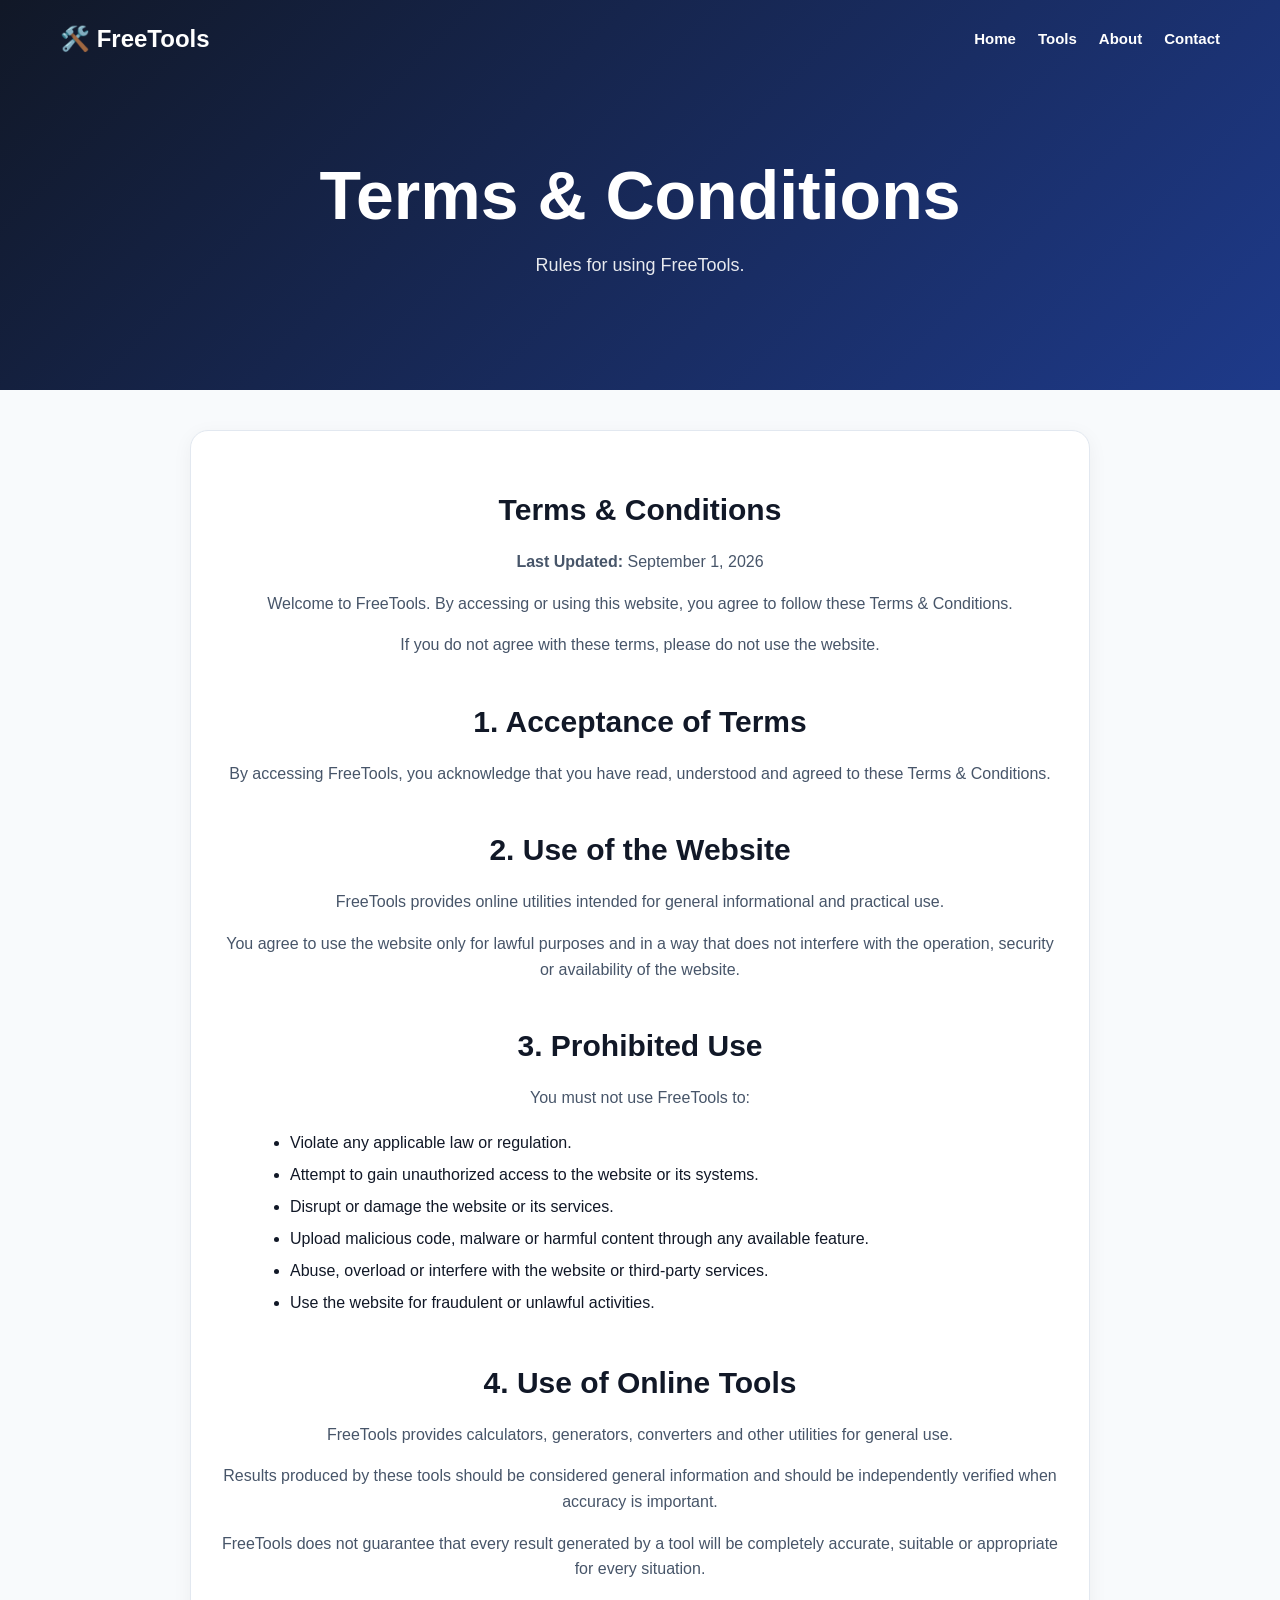
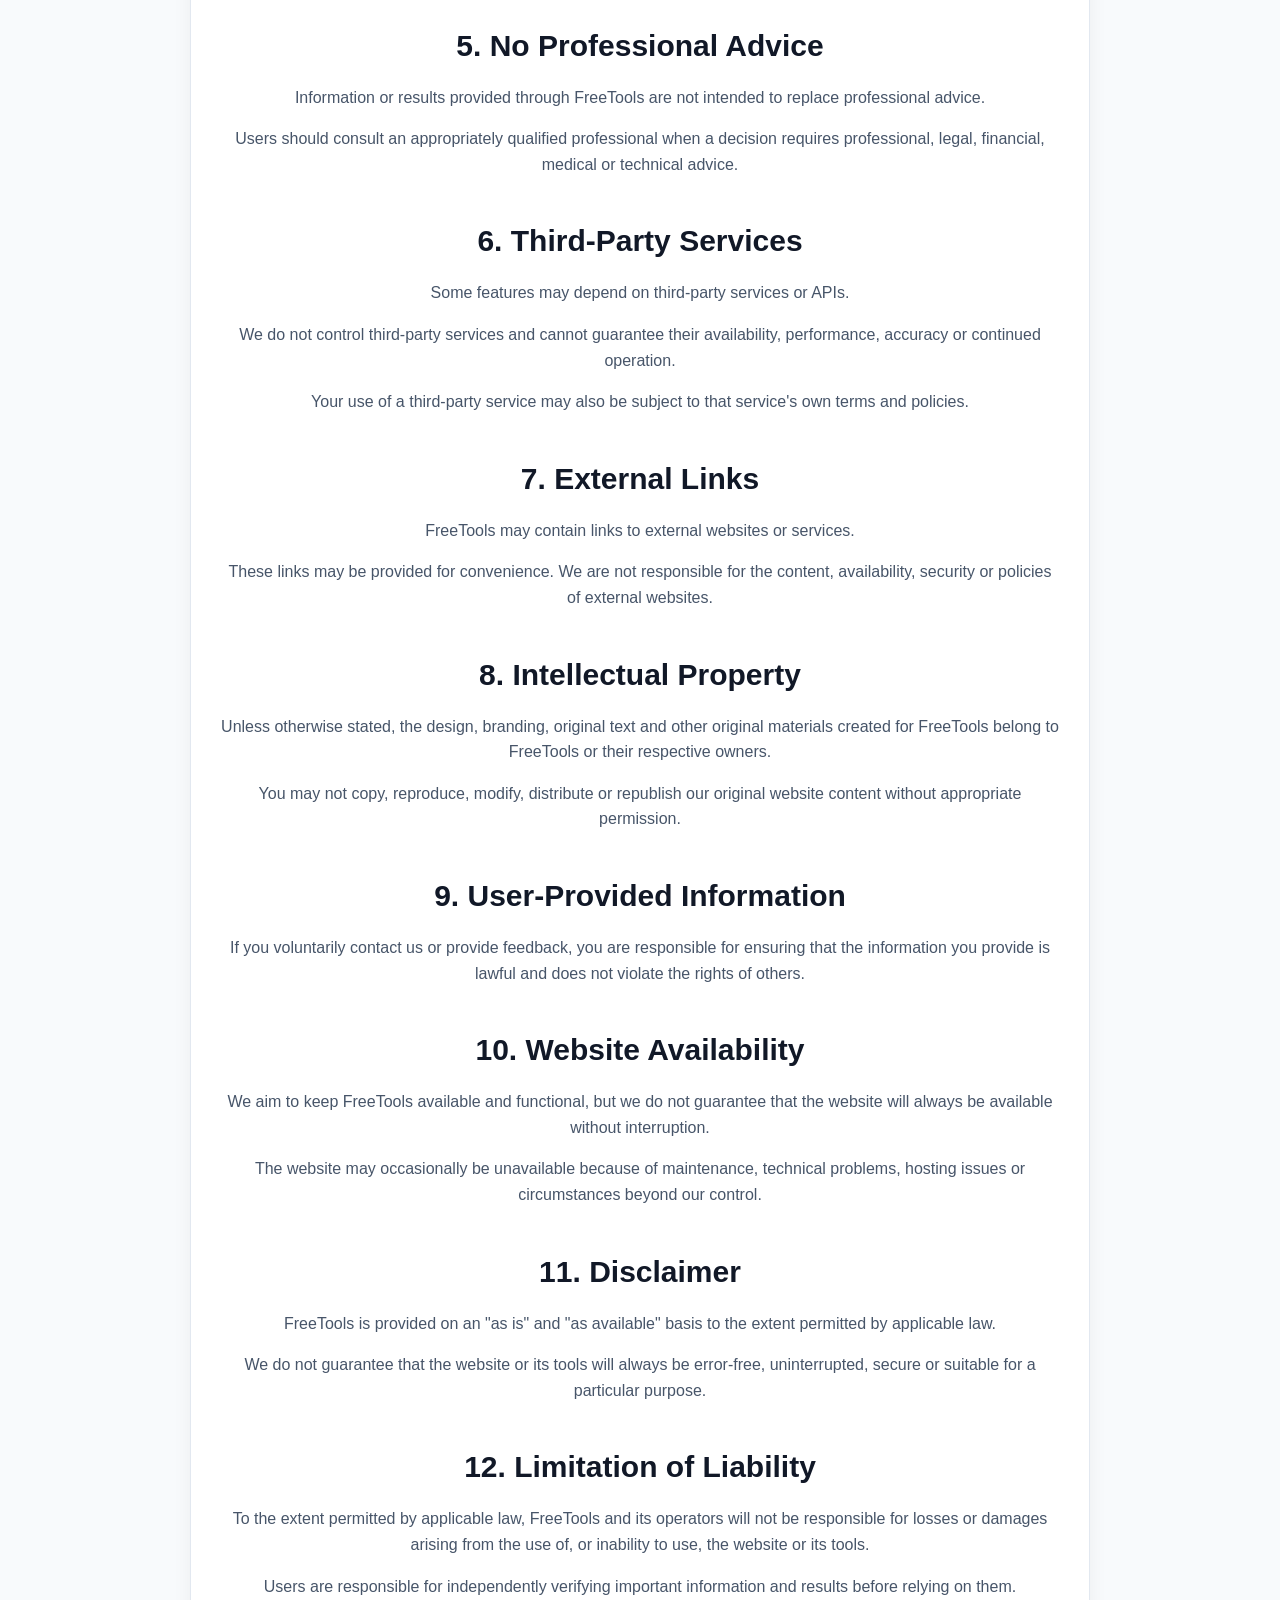
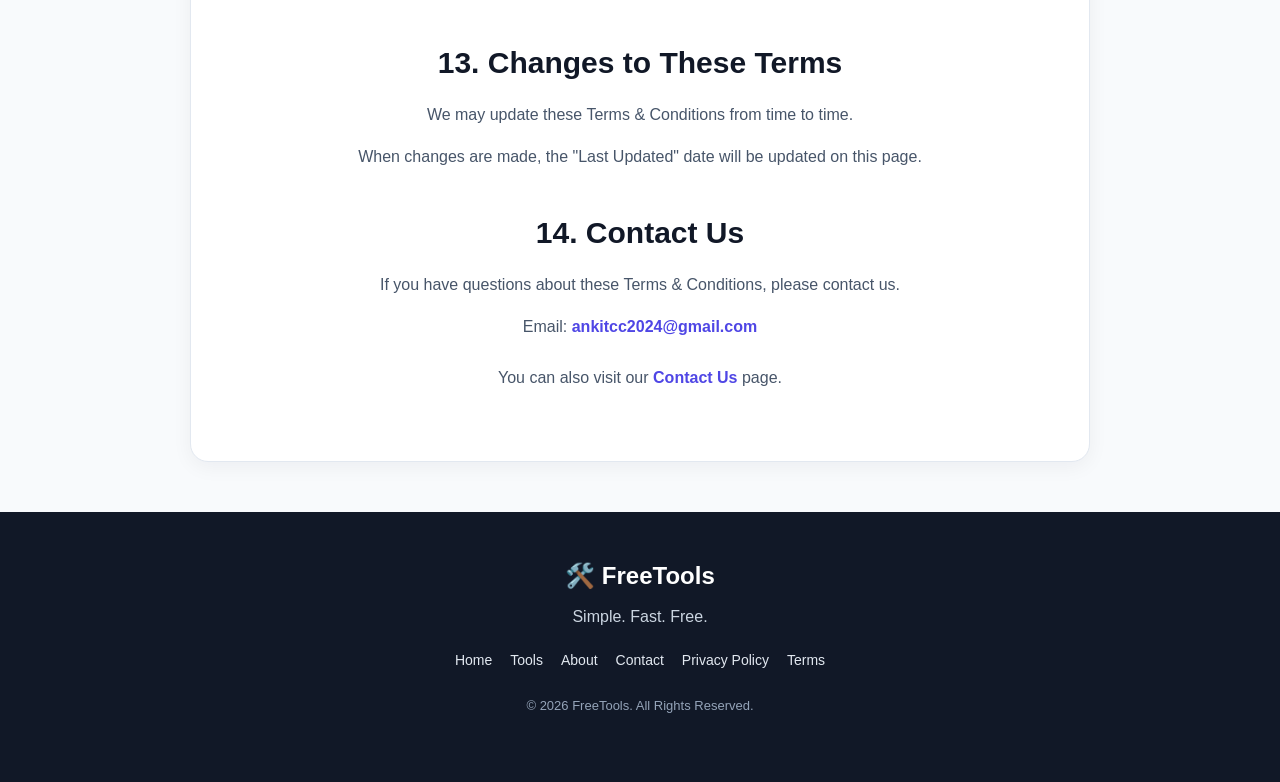
<file: terms.html>
<!DOCTYPE html>
<html lang="en">

<head>

    <meta charset="UTF-8">

    <meta name="viewport"
        content="width=device-width, initial-scale=1.0">

    <meta name="description"
        content="Read the Terms and Conditions for using FreeTools and its online tools.">

    <meta name="robots"
        content="index, follow">

    <meta name="theme-color"
        content="#111827">

    <title>Terms & Conditions - FreeTools</title>

    <link rel="stylesheet"
        href="style.css">

</head>


<body>


    <!-- ==================================================
         HEADER
    =================================================== -->

    <header class="hero">

        <nav class="navbar">

            <div class="logo">
                🛠️ FreeTools
            </div>


            <div class="nav-links">

                <a href="index.html">
                    Home
                </a>

                <a href="index.html#tools">
                    Tools
                </a>

                <a href="about.html">
                    About
                </a>

                <a href="contact.html">
                    Contact
                </a>

            </div>

        </nav>


        <div class="hero-content">

            <h1>
                Terms & Conditions
            </h1>

            <p>
                Rules for using FreeTools.
            </p>

        </div>

    </header>



    <!-- ==================================================
         MAIN CONTENT
    =================================================== -->

    <main>

        <section class="about-section">


            <h2>
                Terms & Conditions
            </h2>


            <p>
                <strong>Last Updated:</strong> September 1, 2026
            </p>


            <p>
                Welcome to FreeTools. By accessing or using
                this website, you agree to follow these Terms
                & Conditions.
            </p>


            <p>
                If you do not agree with these terms, please
                do not use the website.
            </p>



            <!-- ==========================================
                 1. ACCEPTANCE
            =========================================== -->

            <h2 style="margin-top:40px;">
                1. Acceptance of Terms
            </h2>


            <p>
                By accessing FreeTools, you acknowledge that
                you have read, understood and agreed to these
                Terms & Conditions.
            </p>



            <!-- ==========================================
                 2. USE OF WEBSITE
            =========================================== -->

            <h2 style="margin-top:40px;">
                2. Use of the Website
            </h2>


            <p>
                FreeTools provides online utilities intended
                for general informational and practical use.
            </p>


            <p>
                You agree to use the website only for lawful
                purposes and in a way that does not interfere
                with the operation, security or availability
                of the website.
            </p>



            <!-- ==========================================
                 3. PROHIBITED USE
            =========================================== -->

            <h2 style="margin-top:40px;">
                3. Prohibited Use
            </h2>


            <p>
                You must not use FreeTools to:
            </p>


            <ul style="
                max-width:700px;
                margin:15px auto;
                text-align:left;
                line-height:2;
            ">

                <li>
                    Violate any applicable law or regulation.
                </li>

                <li>
                    Attempt to gain unauthorized access to
                    the website or its systems.
                </li>

                <li>
                    Disrupt or damage the website or its
                    services.
                </li>

                <li>
                    Upload malicious code, malware or harmful
                    content through any available feature.
                </li>

                <li>
                    Abuse, overload or interfere with the
                    website or third-party services.
                </li>

                <li>
                    Use the website for fraudulent or
                    unlawful activities.
                </li>

            </ul>



            <!-- ==========================================
                 4. ONLINE TOOLS
            =========================================== -->

            <h2 style="margin-top:40px;">
                4. Use of Online Tools
            </h2>


            <p>
                FreeTools provides calculators, generators,
                converters and other utilities for general
                use.
            </p>


            <p>
                Results produced by these tools should be
                considered general information and should be
                independently verified when accuracy is
                important.
            </p>


            <p>
                FreeTools does not guarantee that every result
                generated by a tool will be completely
                accurate, suitable or appropriate for every
                situation.
            </p>



            <!-- ==========================================
                 5. NO PROFESSIONAL ADVICE
            =========================================== -->

            <h2 style="margin-top:40px;">
                5. No Professional Advice
            </h2>


            <p>
                Information or results provided through
                FreeTools are not intended to replace
                professional advice.
            </p>


            <p>
                Users should consult an appropriately qualified
                professional when a decision requires
                professional, legal, financial, medical or
                technical advice.
            </p>



            <!-- ==========================================
                 6. THIRD PARTY SERVICES
            =========================================== -->

            <h2 style="margin-top:40px;">
                6. Third-Party Services
            </h2>


            <p>
                Some features may depend on third-party
                services or APIs.
            </p>


            <p>
                We do not control third-party services and
                cannot guarantee their availability,
                performance, accuracy or continued operation.
            </p>


            <p>
                Your use of a third-party service may also be
                subject to that service's own terms and
                policies.
            </p>



            <!-- ==========================================
                 7. EXTERNAL LINKS
            =========================================== -->

            <h2 style="margin-top:40px;">
                7. External Links
            </h2>


            <p>
                FreeTools may contain links to external
                websites or services.
            </p>


            <p>
                These links may be provided for convenience.
                We are not responsible for the content,
                availability, security or policies of
                external websites.
            </p>



            <!-- ==========================================
                 8. INTELLECTUAL PROPERTY
            =========================================== -->

            <h2 style="margin-top:40px;">
                8. Intellectual Property
            </h2>


            <p>
                Unless otherwise stated, the design, branding,
                original text and other original materials
                created for FreeTools belong to FreeTools or
                their respective owners.
            </p>


            <p>
                You may not copy, reproduce, modify, distribute
                or republish our original website content
                without appropriate permission.
            </p>



            <!-- ==========================================
                 9. USER CONTENT
            =========================================== -->

            <h2 style="margin-top:40px;">
                9. User-Provided Information
            </h2>


            <p>
                If you voluntarily contact us or provide
                feedback, you are responsible for ensuring that
                the information you provide is lawful and does
                not violate the rights of others.
            </p>



            <!-- ==========================================
                 10. AVAILABILITY
            =========================================== -->

            <h2 style="margin-top:40px;">
                10. Website Availability
            </h2>


            <p>
                We aim to keep FreeTools available and
                functional, but we do not guarantee that the
                website will always be available without
                interruption.
            </p>


            <p>
                The website may occasionally be unavailable
                because of maintenance, technical problems,
                hosting issues or circumstances beyond our
                control.
            </p>



            <!-- ==========================================
                 11. DISCLAIMER
            =========================================== -->

            <h2 style="margin-top:40px;">
                11. Disclaimer
            </h2>


            <p>
                FreeTools is provided on an "as is" and
                "as available" basis to the extent permitted
                by applicable law.
            </p>


            <p>
                We do not guarantee that the website or its
                tools will always be error-free, uninterrupted,
                secure or suitable for a particular purpose.
            </p>



            <!-- ==========================================
                 12. LIMITATION OF LIABILITY
            =========================================== -->

            <h2 style="margin-top:40px;">
                12. Limitation of Liability
            </h2>


            <p>
                To the extent permitted by applicable law,
                FreeTools and its operators will not be
                responsible for losses or damages arising
                from the use of, or inability to use, the
                website or its tools.
            </p>


            <p>
                Users are responsible for independently
                verifying important information and results
                before relying on them.
            </p>



            <!-- ==========================================
                 13. CHANGES TO TERMS
            =========================================== -->

            <h2 style="margin-top:40px;">
                13. Changes to These Terms
            </h2>


            <p>
                We may update these Terms & Conditions from
                time to time.
            </p>


            <p>
                When changes are made, the "Last Updated"
                date will be updated on this page.
            </p>



            <!-- ==========================================
                 14. CONTACT
            =========================================== -->

            <h2 style="margin-top:40px;">
                14. Contact Us
            </h2>


            <p>
                If you have questions about these Terms &
                Conditions, please contact us.
            </p>


            <p>

                Email:

                <a
                    href="mailto:ankitcc2024@gmail.com"
                    style="
                        color:#4f46e5;
                        font-weight:bold;
                        text-decoration:none;
                    "
                >
                    ankitcc2024@gmail.com
                </a>

            </p>


            <p style="margin-top:25px;">

                You can also visit our

                <a
                    href="contact.html"
                    style="
                        color:#4f46e5;
                        font-weight:bold;
                        text-decoration:none;
                    "
                >
                    Contact Us
                </a>

                page.

            </p>


        </section>

    </main>



    <!-- ==================================================
         FOOTER
    =================================================== -->

    <footer>

        <div class="footer-content">


            <h3>
                🛠️ FreeTools
            </h3>


            <p>
                Simple. Fast. Free.
            </p>


            <div class="footer-links">


                <a href="index.html">
                    Home
                </a>


                <a href="index.html#tools">
                    Tools
                </a>


                <a href="about.html">
                    About
                </a>


                <a href="contact.html">
                    Contact
                </a>


                <a href="privacy.html">
                    Privacy Policy
                </a>


                <a href="terms.html">
                    Terms
                </a>


            </div>


            <p class="copyright">
                © 2026 FreeTools. All Rights Reserved.
            </p>


        </div>

    </footer>


</body>

</html>
</file>
<file: style.css>
/* =====================================================
   GLOBAL RESET
===================================================== */

* {
    box-sizing: border-box;
    margin: 0;
    padding: 0;
}


html {
    scroll-behavior: smooth;
}


body {
    font-family: Arial, Helvetica, sans-serif;
    background: #f8fafc;
    color: #111827;
    line-height: 1.6;
}


/* =====================================================
   HEADER / HERO
===================================================== */

.hero {
    background: linear-gradient(
        135deg,
        #111827,
        #1e3a8a
    );

    color: white;
}


.navbar {
    width: 100%;
    max-width: 1200px;
    margin: auto;

    padding: 20px;

    display: flex;
    align-items: center;
    justify-content: space-between;

    gap: 20px;
}


.logo {
    font-size: 24px;
    font-weight: 700;

    white-space: nowrap;
}


.nav-links {
    display: flex;
    align-items: center;
    gap: 22px;
}


.nav-links a {
    color: white;
    text-decoration: none;

    font-size: 15px;
    font-weight: 600;

    transition: opacity 0.2s ease;
}


.nav-links a:hover {
    opacity: 0.75;
}


/* =====================================================
   HERO CONTENT
===================================================== */

.hero-content {
    max-width: 900px;

    margin: auto;

    padding: 80px 20px;

    text-align: center;
}


.hero-content h1 {
    font-size: clamp(38px, 7vw, 68px);

    line-height: 1.1;

    margin-bottom: 18px;
}


.hero-content p {
    max-width: 650px;

    margin: 0 auto 30px;

    font-size: 18px;

    opacity: 0.9;
}


.hero-button {
    display: inline-block;

    padding: 13px 24px;

    background: white;
    color: #1e3a8a;

    border-radius: 10px;

    text-decoration: none;

    font-weight: 700;

    transition:
        transform 0.2s ease,
        box-shadow 0.2s ease;
}


.hero-button:hover {
    transform: translateY(-2px);

    box-shadow:
        0 8px 20px rgba(0, 0, 0, 0.15);
}


/* =====================================================
   SEARCH SECTION
===================================================== */

.search-section {
    max-width: 850px;

    margin: auto;

    padding: 60px 20px 30px;

    text-align: center;
}


.search-section h2 {
    font-size: 32px;

    margin-bottom: 8px;
}


.search-section p {
    color: #64748b;

    margin-bottom: 22px;
}


.search-box {
    width: 100%;
}


.search-box input {
    width: 100%;

    padding: 16px 18px;

    border: 1px solid #cbd5e1;

    border-radius: 12px;

    background: white;

    font-size: 16px;

    outline: none;

    transition:
        border-color 0.2s ease,
        box-shadow 0.2s ease;
}


.search-box input:focus {
    border-color: #4f46e5;

    box-shadow:
        0 0 0 3px rgba(79, 70, 229, 0.12);
}


/* =====================================================
   TOOLS SECTION
===================================================== */

.tools-section {
    max-width: 1200px;

    margin: auto;

    padding: 30px 20px 70px;
}


.section-heading {
    text-align: center;

    margin-bottom: 35px;
}


.section-heading h2 {
    font-size: 36px;

    margin-bottom: 8px;
}


.section-heading p {
    color: #64748b;
}


/* =====================================================
   TOOL GRID
===================================================== */

.tools {
    display: grid;

    grid-template-columns:
        repeat(4, minmax(0, 1fr));

    gap: 22px;
}


.tool-card {
    background: white;

    border: 1px solid #e2e8f0;

    border-radius: 16px;

    padding: 28px 22px;

    text-align: center;

    box-shadow:
        0 5px 20px rgba(15, 23, 42, 0.06);

    transition:
        transform 0.2s ease,
        box-shadow 0.2s ease;
}


.tool-card:hover {
    transform: translateY(-5px);

    box-shadow:
        0 12px 28px rgba(15, 23, 42, 0.12);
}


.tool-icon {
    font-size: 42px;

    margin-bottom: 15px;
}


.tool-card h3 {
    font-size: 20px;

    margin-bottom: 10px;
}


.tool-card p {
    color: #64748b;

    font-size: 14px;

    min-height: 48px;

    margin-bottom: 20px;
}


.tool-card button {
    width: 100%;

    border: none;

    padding: 12px 18px;

    border-radius: 9px;

    background: #4f46e5;

    color: white;

    font-size: 15px;

    font-weight: 700;

    cursor: pointer;

    transition:
        background 0.2s ease,
        transform 0.2s ease;
}


.tool-card button:hover {
    background: #3730a3;

    transform: translateY(-1px);
}


/* =====================================================
   NO RESULTS
===================================================== */

.no-results {
    display: none;

    text-align: center;

    padding: 50px 20px;

    color: #64748b;
}


.no-results h3 {
    font-size: 24px;

    margin-bottom: 8px;

    color: #111827;
}


/* =====================================================
   ABOUT SECTION
===================================================== */

.about-section {
    max-width: 900px;

    margin: 40px auto;

    padding: 55px 30px;

    background: white;

    border-radius: 18px;

    border: 1px solid #e2e8f0;

    box-shadow:
        0 5px 20px rgba(15, 23, 42, 0.05);

    text-align: center;
}


.about-section h2 {
    font-size: 30px;

    margin-bottom: 15px;
}


.about-section p {
    color: #475569;

    margin-bottom: 16px;
}


/* =====================================================
   FOOTER
===================================================== */

footer {
    background: #111827;

    color: white;

    margin-top: 50px;
}


.footer-content {
    max-width: 1100px;

    margin: auto;

    padding: 45px 20px;

    text-align: center;
}


.footer-content h3 {
    font-size: 24px;

    margin-bottom: 8px;
}


.footer-content > p {
    color: #cbd5e1;

    margin-bottom: 20px;
}


.footer-links {
    display: flex;

    justify-content: center;

    flex-wrap: wrap;

    gap: 18px;

    margin: 20px 0;
}


.footer-links a {
    color: #e2e8f0;

    text-decoration: none;

    font-size: 14px;
}


.footer-links a:hover {
    text-decoration: underline;
}


.footer-content .copyright {
    margin-top: 25px;

    font-size: 13px;

    color: #94a3b8;
}


/* =====================================================
   MODAL
===================================================== */

.modal {
    display: none;

    position: fixed;

    z-index: 9999;

    inset: 0;

    width: 100%;
    height: 100%;

    background: rgba(15, 23, 42, 0.75);

    padding: 20px;

    overflow-y: auto;
}


.modal-content {
    position: relative;

    max-width: 650px;

    width: 100%;

    margin: 60px auto;

    padding: 30px;

    background: white;

    border-radius: 16px;

    box-shadow:
        0 20px 50px rgba(0, 0, 0, 0.25);
}


.close-button {
    position: absolute;

    top: 12px;
    right: 15px;

    width: 38px;
    height: 38px;

    border: none;

    border-radius: 50%;

    background: #f1f5f9;

    color: #111827;

    font-size: 22px;

    cursor: pointer;
}


.close-button:hover {
    background: #e2e8f0;
}


/* =====================================================
   FORM ELEMENTS INSIDE TOOLS
===================================================== */

.modal-content input,
.modal-content textarea,
.modal-content select {
    width: 100%;

    padding: 12px;

    margin: 8px 0 15px;

    border: 1px solid #cbd5e1;

    border-radius: 8px;

    font-size: 15px;

    outline: none;
}


.modal-content input:focus,
.modal-content textarea:focus,
.modal-content select:focus {
    border-color: #4f46e5;
}


.modal-content button {
    padding: 11px 18px;

    border: none;

    border-radius: 8px;

    background: #4f46e5;

    color: white;

    font-weight: 700;

    cursor: pointer;
}


/* =====================================================
   RESPONSIVE - TABLET
===================================================== */

@media (max-width: 1000px) {

    .tools {
        grid-template-columns:
            repeat(2, minmax(0, 1fr));
    }

}


/* =====================================================
   RESPONSIVE - MOBILE
===================================================== */

@media (max-width: 650px) {


    .navbar {
        flex-direction: column;

        padding: 18px 15px;

        gap: 14px;
    }


    .logo {
        font-size: 22px;
    }


    .nav-links {
        width: 100%;

        justify-content: center;

        gap: 14px;

        flex-wrap: wrap;
    }


    .nav-links a {
        font-size: 14px;
    }


    .hero-content {
        padding:
            60px 18px;
    }


    .hero-content h1 {
        font-size: 40px;
    }


    .hero-content p {
        font-size: 16px;
    }


    .search-section {
        padding:
            45px 15px 25px;
    }


    .search-section h2 {
        font-size: 28px;
    }


    .tools-section {
        padding:
            25px 15px 50px;
    }


    .section-heading h2 {
        font-size: 29px;
    }


    .tools {
        grid-template-columns: 1fr;

        gap: 16px;
    }


    .tool-card {
        padding: 25px 20px;
    }


    .about-section {
        margin:
            25px 15px;

        padding:
            35px 20px;

        border-radius: 14px;
    }


    .about-section h2 {
        font-size: 26px;
    }


    .modal {
        padding: 12px;
    }


    .modal-content {
        margin: 25px auto;

        padding: 25px 18px;
    }


    .footer-content {
        padding:
            35px 15px;
    }


    .footer-links {
        gap: 12px 16px;
    }

}


/* =====================================================
   EXTRA SMALL PHONES
===================================================== */

@media (max-width: 380px) {

    .hero-content h1 {
        font-size: 34px;
    }


    .nav-links {
        gap: 10px;
    }


    .nav-links a {
        font-size: 13px;
    }


    .tool-icon {
        font-size: 36px;
    }

}
</file>
